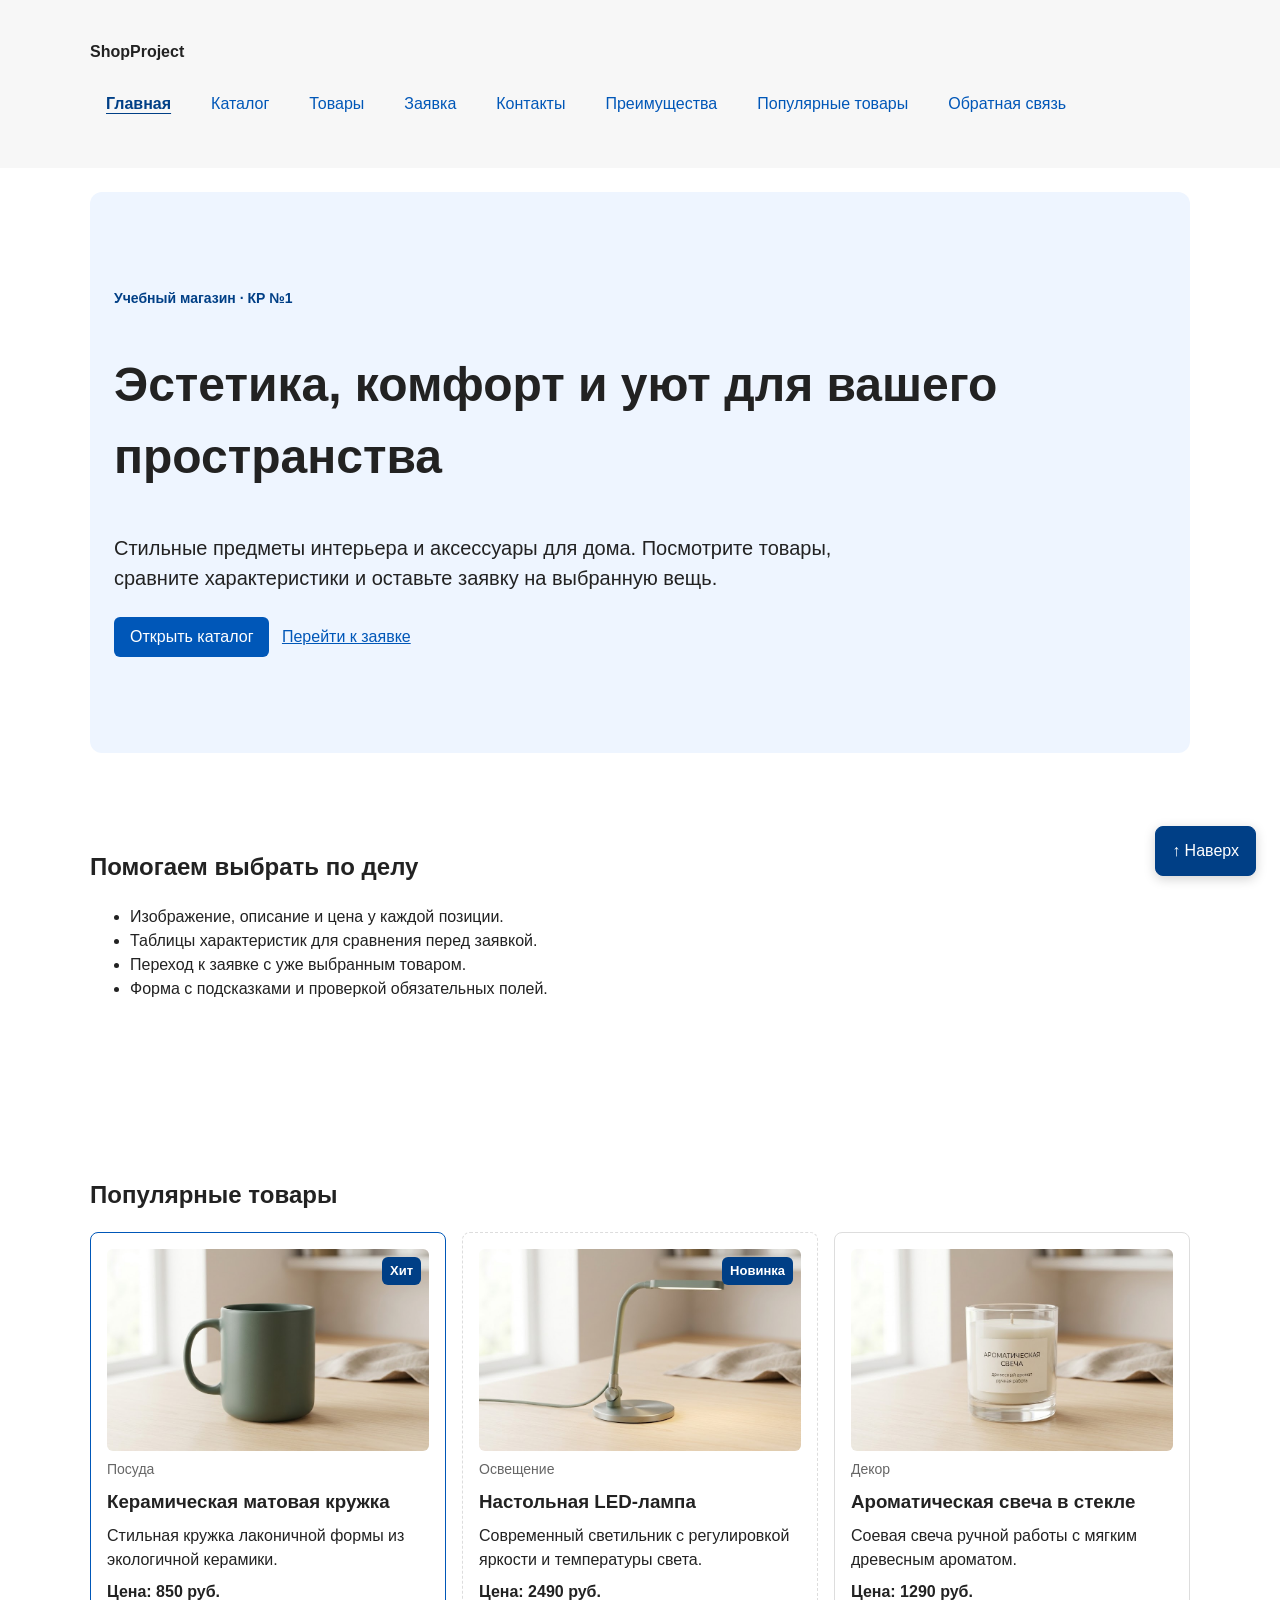
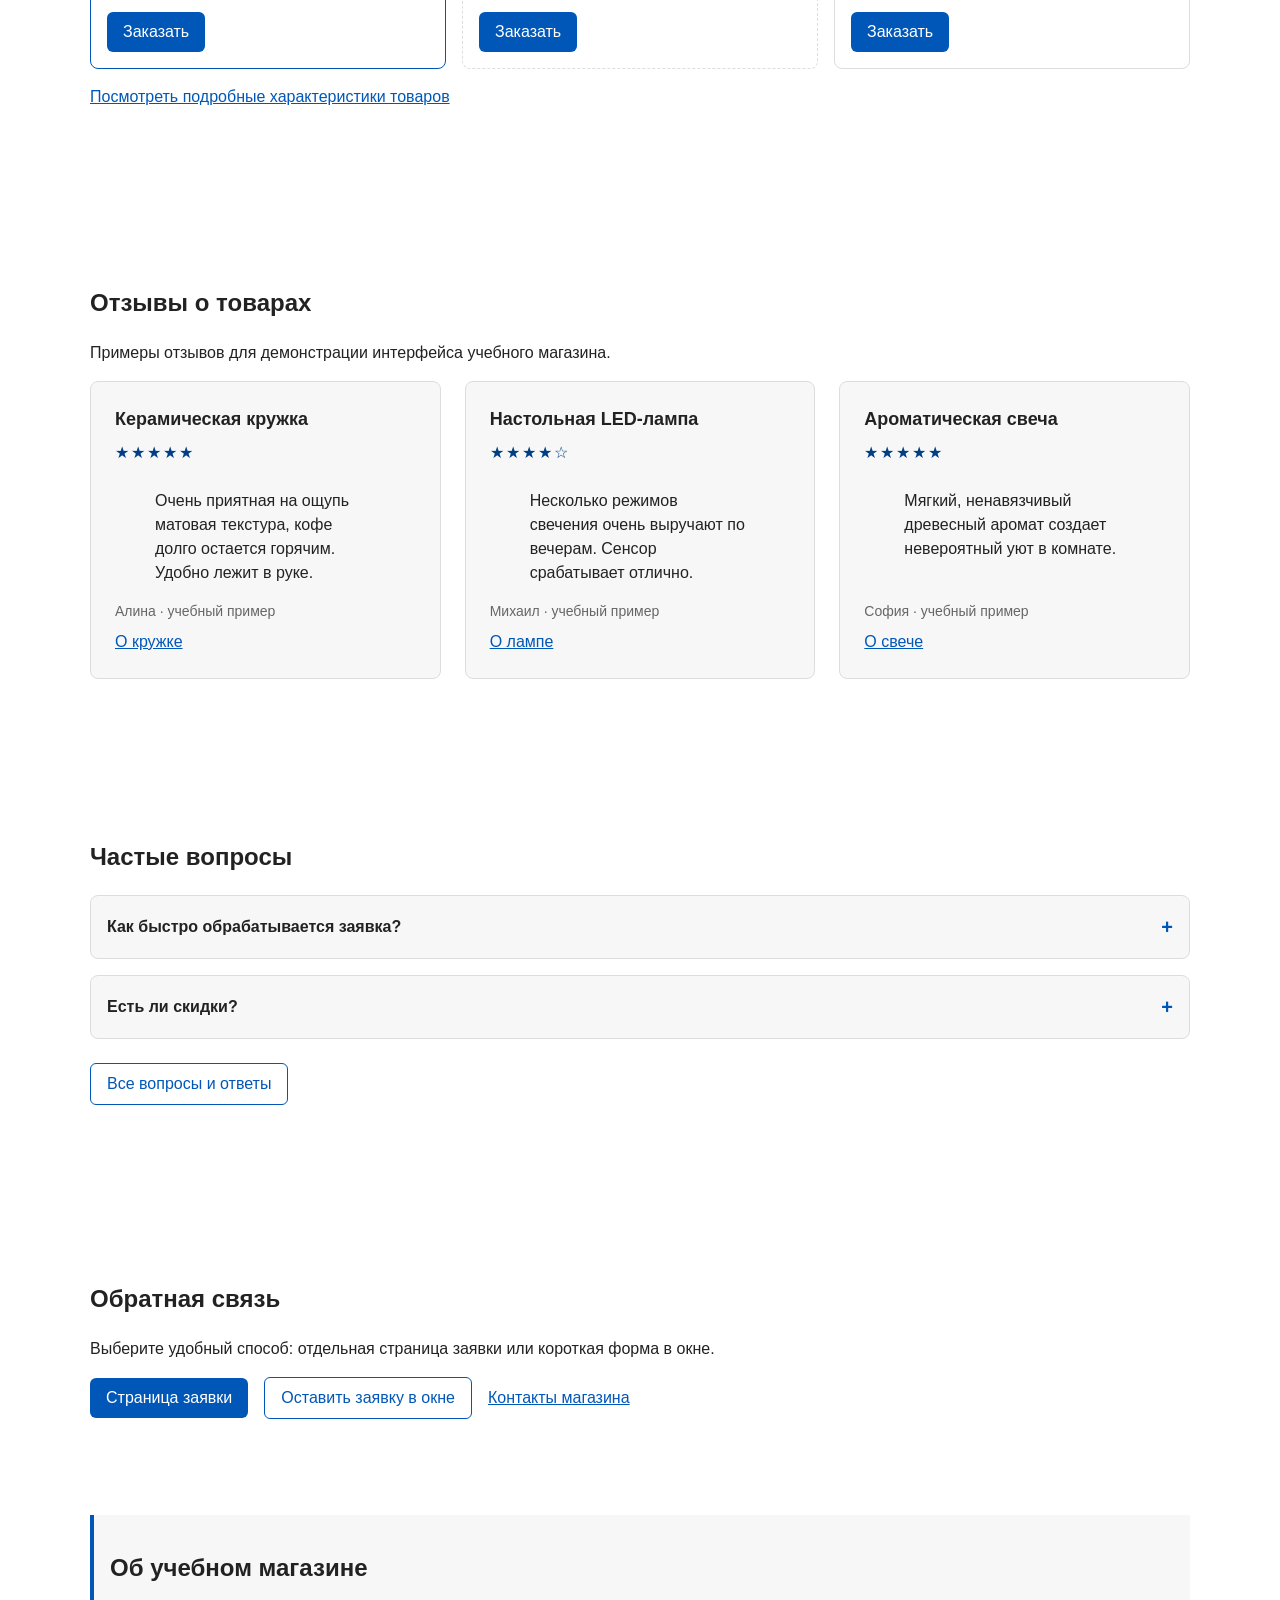
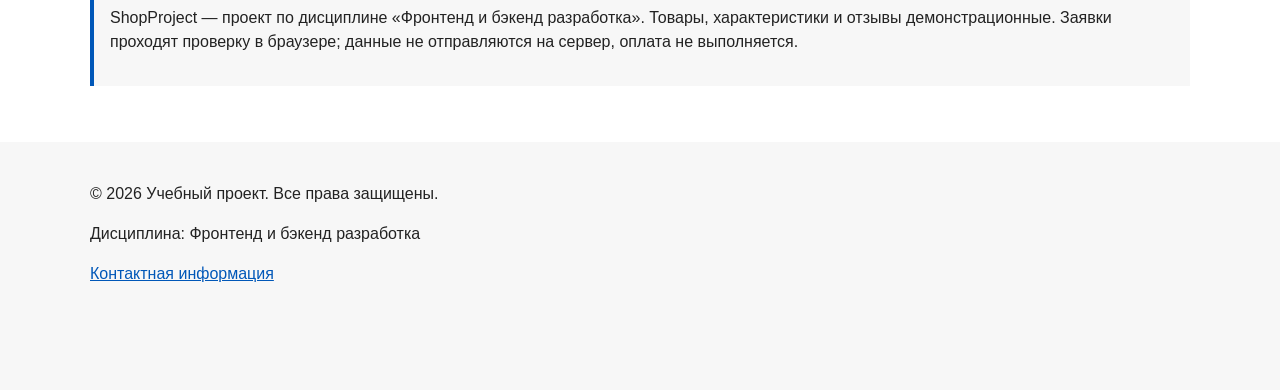
<file: index.html>
<!DOCTYPE html>
<html lang="ru">
<head>
  <meta charset="UTF-8">
  <meta name="viewport" content="width=device-width, initial-scale=1.0">
  <meta name="description" content="ShopProject: кружка, лампа и ароматическая свеча. Характеристики, отзывы и учебная форма заявки.">
  <title>Товары для рабочего места — ShopProject</title>
  <meta property="og:type" content="website">
  <meta property="og:locale" content="ru_RU">
  <meta property="og:site_name" content="ShopProject">
  <meta property="og:title" content="Товары для рабочего места — ShopProject">
  <meta property="og:description" content="ShopProject: кружка, лампа и ароматическая свеча. Характеристики, отзывы и учебная форма заявки.">
  <meta property="og:url" content="https://npeac-h.github.io/kr1-html-css-shop/">
  <meta property="og:image" content="https://npeac-h.github.io/kr1-html-css-shop/images/preview.jpg">
  <meta property="og:image:width" content="1200">
  <meta property="og:image:height" content="630">
  <meta property="og:image:alt" content="ShopProject — учебный интернет-магазин">
  <link rel="stylesheet" href="css/style.css">
  <link rel="stylesheet" href="css/responsive.css">
  <script src="js/main.js" defer></script>
</head>
<body class="page" id="top">
  <a class="skip-link" href="#main-content">К содержимому</a>
  <header class="site-header">
    <div class="site-header__inner">
      <a class="site-header__logo" href="index.html">ShopProject</a>
      <nav class="site-nav" aria-label="Основная навигация">
        <ul class="site-nav__list">
          <li class="site-nav__item"><a class="site-nav__link site-nav__link--active" href="index.html" aria-current="page">Главная</a></li>
          <li class="site-nav__item"><a class="site-nav__link" href="catalog.html">Каталог</a></li>
          <li class="site-nav__item"><a class="site-nav__link" href="product.html">Товары</a></li>
          <li class="site-nav__item"><a class="site-nav__link" href="order.html">Заявка</a></li>
          <li class="site-nav__item"><a class="site-nav__link" href="contacts.html">Контакты</a></li>
          <li class="site-nav__item"><a class="site-nav__link" href="index.html#advantages">Преимущества</a></li>
          <li class="site-nav__item"><a class="site-nav__link" href="index.html#popular">Популярные товары</a></li>
          <li class="site-nav__item"><a class="site-nav__link" href="index.html#contacts">Обратная связь</a></li>
        </ul>
      </nav>
    </div>
  </header>
  <main class="page__main" id="main-content" tabindex="-1">
    <section class="hero">
      <p class="hero__eyebrow">Учебный магазин · КР №1</p>
      <h1 class="hero__title">Эстетика, комфорт и уют для вашего пространства</h1>
      <p class="hero__description">Стильные предметы интерьера и аксессуары для дома. Посмотрите товары,
        сравните характеристики и оставьте заявку на выбранную вещь.</p>
      <a class="button button--primary" href="catalog.html">Открыть каталог</a>
      <a class="hero__link" href="order.html">Перейти к заявке</a>
    </section>

    <section class="section" id="advantages">
      <h2 class="section__title">Помогаем выбрать по делу</h2>
      <ul class="advantages-list">
        <li class="advantages-list__item">Изображение, описание и цена у каждой позиции.</li>
        <li class="advantages-list__item">Таблицы характеристик для сравнения перед заявкой.</li>
        <li class="advantages-list__item">Переход к заявке с уже выбранным товаром.</li>
        <li class="advantages-list__item">Форма с подсказками и проверкой обязательных полей.</li>
      </ul>
    </section>

    <section class="section" id="popular">
      <h2 class="section__title">Популярные товары</h2>
      <div class="products-grid">
        <!-- Товар 1: Кружка -->
        <article class="product-card product-card--featured">
          <span class="product-card__badge">Хит</span>
          <a class="product-card__image-link" href="product.html#mug" aria-label="Подробнее: Керамическая матовая кружка">
            <picture>
              <source srcset="images/mug.webp" type="image/webp">
              <img 
                class="product-card__image" 
                src="images/mug.jpg" 
                srcset="images/mug.jpg 640w" 
                sizes="(max-width: 767px) 100vw, (max-width: 1199px) 50vw, 33vw" 
                alt="Керамическая матовая кружка зеленого цвета" 
                width="640" 
                height="400" 
                loading="lazy" 
                decoding="async"
              >
            </picture>
          </a>
          <p class="product-card__category">Посуда</p>
          <h3 class="product-card__title"><a class="product-card__title-link" href="product.html#mug">Керамическая матовая кружка</a></h3>
          <p class="product-card__description">Стильная кружка лаконичной формы из экологичной керамики.</p>
          <p class="product-card__price">Цена: 850 руб.</p>
          <button class="button button--primary product-card__button" type="button" data-product="Керамическая матовая кружка">Заказать</button>
        </article>

        <!-- Товар 2: Лампа -->
        <article class="product-card product-card--new">
          <span class="product-card__badge">Новинка</span>
          <a class="product-card__image-link" href="product.html#lamp" aria-label="Подробнее: Настольная LED-лампа">
            <picture>
              <source srcset="images/lamp.webp" type="image/webp">
              <img 
                class="product-card__image" 
                src="images/lamp.jpg" 
                srcset="images/lamp.jpg 640w" 
                sizes="(max-width: 767px) 100vw, (max-width: 1199px) 50vw, 33vw" 
                alt="Современная настольная LED-лампа" 
                width="640" 
                height="400" 
                loading="lazy" 
                decoding="async"
              >
            </picture>
          </a>
          <p class="product-card__category">Освещение</p>
          <h3 class="product-card__title"><a class="product-card__title-link" href="product.html#lamp">Настольная LED-лампа</a></h3>
          <p class="product-card__description">Современный светильник с регулировкой яркости и температуры света.</p>
          <p class="product-card__price">Цена: 2490 руб.</p>
          <button class="button button--primary product-card__button" type="button" data-product="Настольная LED-лампа">Заказать</button>
        </article>

        <!-- Товар 3: Свеча -->
        <article class="product-card">
          <a class="product-card__image-link" href="product.html#candle" aria-label="Подробнее: Ароматическая свеча в стекле">
            <picture>
              <source srcset="images/candle.webp" type="image/webp">
              <img 
                class="product-card__image" 
                src="images/candle.jpg" 
                srcset="images/candle.jpg 640w" 
                sizes="(max-width: 767px) 100vw, (max-width: 1199px) 50vw, 33vw" 
                alt="Ароматическая соевая свеча в стеклянном стакане" 
                width="640" 
                height="400" 
                loading="lazy" 
                decoding="async"
              >
            </picture>
          </a>
          <p class="product-card__category">Декор</p>
          <h3 class="product-card__title"><a class="product-card__title-link" href="product.html#candle">Ароматическая свеча в стекле</a></h3>
          <p class="product-card__description">Соевая свеча ручной работы с мягким древесным ароматом.</p>
          <p class="product-card__price">Цена: 1290 руб.</p>
          <button class="button button--primary product-card__button" type="button" data-product="Ароматическая свеча в стекле">Заказать</button>
        </article>
      </div>
      <p><a href="product.html">Посмотреть подробные характеристики товаров</a></p>
    </section>

    <section class="section" id="reviews" aria-labelledby="reviews-title">
      <h2 class="section__title" id="reviews-title">Отзывы о товарах</h2>
      <p class="section__description">Примеры отзывов для демонстрации интерфейса учебного магазина.</p>
      <div class="reviews-grid">
        <article class="review-card">
          <h3 class="review-card__title">Керамическая кружка</h3>
          <p class="review-card__rating" aria-label="Оценка 5 из 5">★★★★★</p>
          <blockquote>Очень приятная на ощупь матовая текстура, кофе долго остается горячим. Удобно лежит в руке.</blockquote>
          <p class="review-card__author">Алина · учебный пример</p>
          <a class="review-card__link" href="product.html#mug">О кружке</a>
        </article>
        <article class="review-card">
          <h3 class="review-card__title">Настольная LED-лампа</h3>
          <p class="review-card__rating" aria-label="Оценка 4 из 5">★★★★☆</p>
          <blockquote>Несколько режимов свечения очень выручают по вечерам. Сенсор срабатывает отлично.</blockquote>
          <p class="review-card__author">Михаил · учебный пример</p>
          <a class="review-card__link" href="product.html#lamp">О лампе</a>
        </article>
        <article class="review-card">
          <h3 class="review-card__title">Ароматическая свеча</h3>
          <p class="review-card__rating" aria-label="Оценка 5 из 5">★★★★★</p>
          <blockquote>Мягкий, ненавязчивый древесный аромат создает невероятный уют в комнате.</blockquote>
          <p class="review-card__author">София · учебный пример</p>
          <a class="review-card__link" href="product.html#candle">О свече</a>
        </article>
      </div>
    </section>
     
    <section class="section" id="faq-preview">
      <h2 class="section__title">Частые вопросы</h2>
      <div class="faq-list">
        <details class="faq-item">
          <summary class="faq-item__question">Как быстро обрабатывается заявка?</summary>
          <p class="faq-item__answer">В учебном проекте заявки не отправляются на сервер, но форма проверяет корректность ввода в реальном времени.</p>
        </details>
        <details class="faq-item">
          <summary class="faq-item__question">Есть ли скидки?</summary>
          <p class="faq-item__answer">Следите за бейджами «Хит» и «Новинка» в каталоге. В будущем планируется добавить систему скидок.</p>
        </details>
      </div>
      <p><a href="faq.html" class="button button--secondary">Все вопросы и ответы</a></p>
    </section>

    <section class="section" id="contacts">
      <h2 class="section__title">Обратная связь</h2>
      <p>Выберите удобный способ: отдельная страница заявки или короткая форма в окне.</p>
      <div class="action-list">
        <a class="button button--primary" href="order.html">Страница заявки</a>
        <button class="button button--secondary" type="button" data-open-order>Оставить заявку в окне</button>
        <a href="contacts.html">Контакты магазина</a>
      </div>
      <p class="success-message" id="success-message" role="status" tabindex="-1" hidden></p>
    </section>

    <aside class="aside-info">
      <h2 class="aside-info__title">Об учебном магазине</h2>
      <p>ShopProject — проект по дисциплине «Фронтенд и бэкенд разработка».
        Товары, характеристики и отзывы демонстрационные. Заявки проходят проверку в браузере;
        данные не отправляются на сервер, оплата не выполняется.</p>
    </aside>
  </main>
  <footer class="site-footer">
    <div class="site-footer__inner">
      <p>&copy; 2026 Учебный проект. Все права защищены.</p>
      <p>Дисциплина: Фронтенд и бэкенд разработка</p>
      <p><a href="contacts.html">Контактная информация</a></p>
    </div>
  </footer>
  <a class="back-to-top" href="#top" aria-label="Наверх страницы">↑ Наверх</a>
<dialog class="order-dialog" id="order-dialog" aria-labelledby="order-dialog-title">
  <h2 class="order-dialog__title" id="order-dialog-title" tabindex="-1" autofocus>Оформление заявки</h2>

  <p class="order-dialog__product" id="selected-product-label" hidden></p>
  <form class="order-form" id="order-form" action="#" method="post" novalidate>
    <input id="selected-product" name="selected-product" type="hidden">

    <div class="order-form__field">
      <label class="order-form__label" for="order-name">Имя</label>
      <input class="order-form__input"
        id="order-name"
        name="name"
        type="text"
        placeholder="Введите ваше имя"
        minlength="2"
        autocomplete="given-name"
        required
      >
    </div>

    <div class="order-form__field">
      <label class="order-form__label" for="order-email">E-mail</label>
      <input class="order-form__input"
        id="order-email"
        name="email"
        type="email"
        placeholder="example@mail.ru"
        autocomplete="email"
        required
      >
    </div>

    <div class="order-form__field">
      <label class="order-form__label" for="order-phone">Телефон</label>
      <input class="order-form__input"
        id="order-phone"
        aria-describedby="order-phone-hint"
        name="phone"
        autocomplete="tel"
        type="tel"
        inputmode="tel"
        placeholder="+7 (900) 000-00-00"
        pattern="^\+7 \(\d{3}\) \d{3}-\d{2}-\d{2}$"
        required
      >
      <small class="order-form__hint" id="order-phone-hint">Формат: +7 (900) 000-00-00</small>
    </div>

    <div class="order-form__field">
      <label class="order-form__label" for="order-date">Дата связи</label>
      <input class="order-form__input"
        id="order-date"
        name="date"
        type="date"
      >
    </div>

    <div class="order-form__field">
      <label class="order-form__label" for="order-topic">Тема заявки</label>
      <select class="order-form__select" id="order-topic" name="topic" required>
        <option value="">Выберите тему</option>
        <option value="product">Заказ товара</option>
        <option value="consultation">Консультация</option>
        <option value="delivery">Доставка</option>
      </select>
    </div>

    <div class="order-form__field">
      <label class="order-form__label" for="order-comment">Комментарий</label>
      <textarea class="order-form__textarea"
        id="order-comment"
        name="comment"
        rows="4"
        placeholder="Укажите дополнительную информацию"
      ></textarea>
    </div>

    <div class="order-form__field">
      <label class="order-form__label" for="order-agreement">
        <input class="order-form__input order-form__input--checkbox"
          id="order-agreement"
          name="agreement"
          type="checkbox"
          required
        >
        Я согласен на обработку данных
      </label>
    </div>

    <div class="order-form__actions">
      <button class="button button--secondary" type="button" id="close-order-dialog">Закрыть</button>
      <button class="button button--primary" type="submit">Отправить заявку</button>
    </div>
  </form>
</dialog>
</body>
</html>
</file>
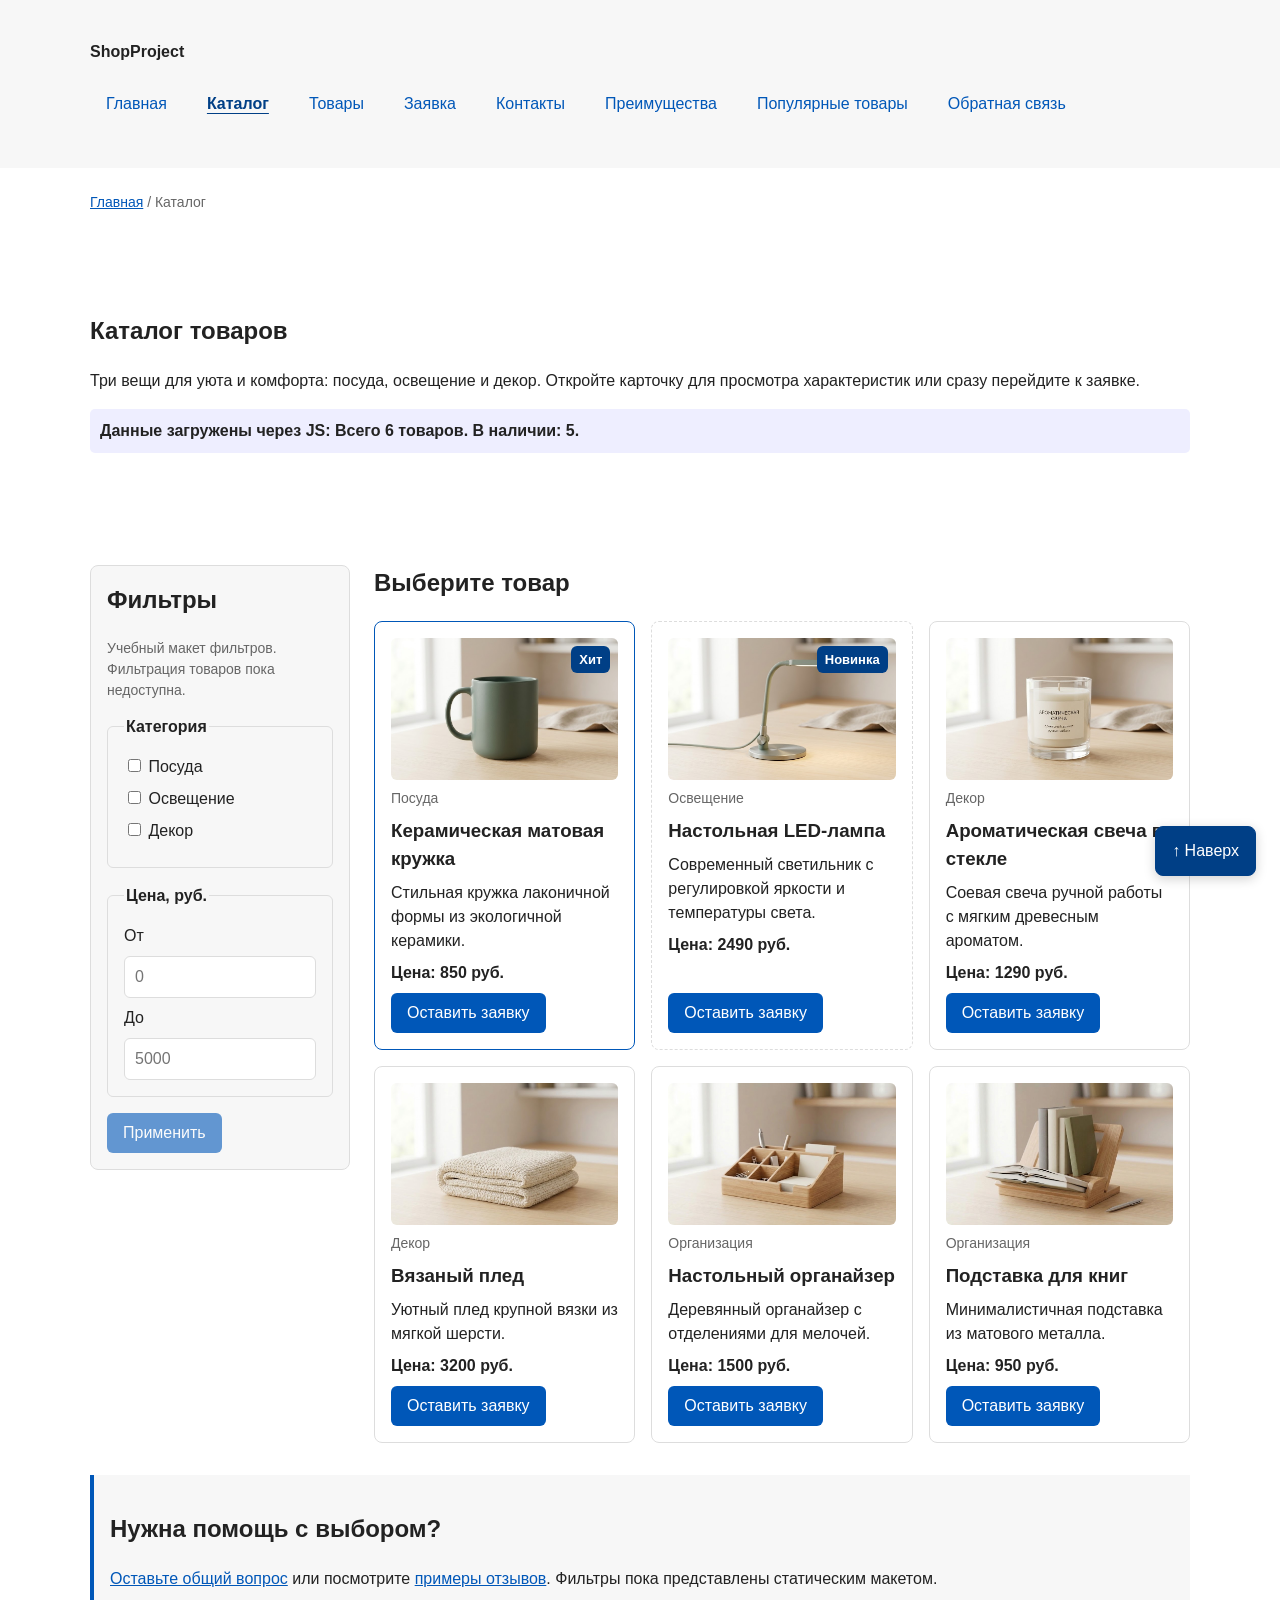
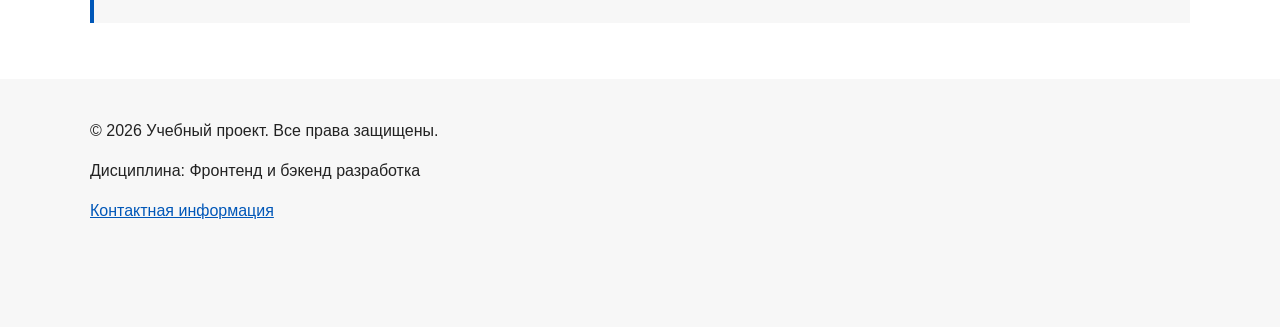
<file: catalog.html>
<!DOCTYPE html>
<html lang="ru">
<head>
  <meta charset="UTF-8">
  <meta name="viewport" content="width=device-width, initial-scale=1.0">
  <meta name="description" content="Кружка, лампа и ароматическая свеча: цены, категории, изображения и ссылки на подробные характеристики.">
  <title>Каталог товаров — ShopProject</title>
  <meta property="og:type" content="website">
  <meta property="og:locale" content="ru_RU">
  <meta property="og:site_name" content="ShopProject">
  <meta property="og:title" content="Каталог товаров — ShopProject">
  <meta property="og:description" content="Кружка, лампа и ароматическая свеча: цены, категории, изображения и ссылки на подробные характеристики.">
  <meta property="og:url" content="https://npeac-h.github.io/kr1-html-css-shop/catalog.html">
  <meta property="og:image" content="https://npeac-h.github.io/kr1-html-css-shop/images/preview.jpg">
  <meta property="og:image:width" content="1200">
  <meta property="og:image:height" content="630">
  <meta property="og:image:alt" content="ShopProject — учебный интернет-магазин">
  <link rel="stylesheet" href="css/style.css">
  <link rel="stylesheet" href="css/responsive.css">
  <script src="js/data.js" defer></script>
  <script src="js/main.js" defer></script>
</head>
<body class="page" id="top">
  <a class="skip-link" href="#main-content">К содержимому</a>
  <header class="site-header">
    <div class="site-header__inner">
      <a class="site-header__logo" href="index.html">ShopProject</a>
      <nav class="site-nav" aria-label="Основная навигация">
        <ul class="site-nav__list">
          <li class="site-nav__item"><a class="site-nav__link" href="index.html">Главная</a></li>
          <li class="site-nav__item"><a class="site-nav__link site-nav__link--active" href="catalog.html" aria-current="page">Каталог</a></li>
          <li class="site-nav__item"><a class="site-nav__link" href="product.html">Товары</a></li>
          <li class="site-nav__item"><a class="site-nav__link" href="order.html">Заявка</a></li>
          <li class="site-nav__item"><a class="site-nav__link" href="contacts.html">Контакты</a></li>
          <li class="site-nav__item"><a class="site-nav__link" href="index.html#advantages">Преимущества</a></li>
          <li class="site-nav__item"><a class="site-nav__link" href="index.html#popular">Популярные товары</a></li>
          <li class="site-nav__item"><a class="site-nav__link" href="index.html#contacts">Обратная связь</a></li>
        </ul>
      </nav>
    </div>
  </header>
  <main class="page__main" id="main-content" tabindex="-1">
    <nav class="breadcrumbs" aria-label="Хлебные крошки">
      <a class="breadcrumbs__link" href="index.html">Главная</a>
      <span class="breadcrumbs__current" aria-current="page">Каталог</span>
    </nav>
    <section class="section">
      <h1 class="section__heading">Каталог товаров</h1>
      <p>Три вещи для уюта и комфорта: посуда, освещение и декор.
        Откройте карточку для просмотра характеристик или сразу перейдите к заявке.</p>
      <p id="js-catalog-output" style="font-weight: bold; background-color: #eef; padding: 10px; border-radius: 5px; margin-top: 15px;"></p>
    </section>
    <div class="catalog-layout">
      <aside class="catalog-filters" aria-labelledby="filters-title">
        <h2 class="catalog-filters__title" id="filters-title">Фильтры</h2>
        <p id="filters-note" class="catalog-filters__note">
          Учебный макет фильтров. Фильтрация товаров пока недоступна.
        </p>
        <form class="catalog-filters__form" action="catalog.html" method="get" aria-describedby="filters-note">
          <fieldset class="catalog-filters__group">
            <legend class="catalog-filters__legend">Категория</legend>
            <label class="catalog-filters__label">
              <input class="catalog-filters__checkbox" type="checkbox" name="category" value="tableware">
              Посуда
            </label>
            <label class="catalog-filters__label">
              <input class="catalog-filters__checkbox" type="checkbox" name="category" value="lighting">
              Освещение
            </label>
            <label class="catalog-filters__label">
              <input class="catalog-filters__checkbox" type="checkbox" name="category" value="decor">
              Декор
            </label>
          </fieldset>

          <fieldset class="catalog-filters__group">
            <legend class="catalog-filters__legend">Цена, руб.</legend>
            <label class="catalog-filters__label" for="price-from">От</label>
            <input class="catalog-filters__input" id="price-from" name="price-from" type="number" min="0" placeholder="0">
            <label class="catalog-filters__label catalog-filters__label--range-end" for="price-to">До</label>
            <input class="catalog-filters__input" id="price-to" name="price-to" type="number" min="0" placeholder="5000">
          </fieldset>

          <button class="button button--primary catalog-filters__button" type="submit" disabled>Применить</button>
        </form>
      </aside>
      <section class="catalog-products" aria-labelledby="products-title">
        <h2 class="catalog-products__title" id="products-title">Выберите товар</h2>
        <div class="products-grid">
          <!-- Товар 1: Кружка -->
          <article class="product-card product-card--featured">
            <span class="product-card__badge">Хит</span>
            <a class="product-card__image-link" href="product.html#mug" aria-label="Подробнее: Керамическая матовая кружка">
              <picture>
                <source srcset="images/mug.webp" type="image/webp">
                <img 
                  class="product-card__image" 
                  src="images/mug.jpg" 
                  srcset="images/mug.jpg 640w" 
                  sizes="(max-width: 767px) 100vw, (max-width: 1199px) 50vw, 33vw" 
                  alt="Керамическая матовая кружка зеленого цвета" 
                  width="640" 
                  height="400" 
                  loading="lazy" 
                  decoding="async"
                  >
              </picture>
            </a>
            <p class="product-card__category">Посуда</p>
            <h3 class="product-card__title"><a class="product-card__title-link" href="product.html#mug">Керамическая матовая кружка</a></h3>
            <p class="product-card__description">Стильная кружка лаконичной формы из экологичной керамики.</p>
            <p class="product-card__price">Цена: 850 руб.</p>
            <a class="button button--primary product-card__button" href="order.html?product=mug">Оставить заявку</a>
          </article>

          <!-- Товар 2: Лампа -->
          <article class="product-card product-card--new">
            <span class="product-card__badge">Новинка</span>
            <a class="product-card__image-link" href="product.html#lamp" aria-label="Подробнее: Настольная LED-лампа">
              <picture>
                <source srcset="images/lamp.webp" type="image/webp">
                <img 
                  class="product-card__image" 
                  src="images/lamp.jpg" 
                  srcset="images/lamp.jpg 640w" 
                  sizes="(max-width: 767px) 100vw, (max-width: 1199px) 50vw, 33vw" 
                  alt="Современная настольная LED-лампа" 
                  width="640" 
                  height="400" 
                  loading="lazy" 
                  decoding="async"
                >
              </picture>
            </a>
            <p class="product-card__category">Освещение</p>
            <h3 class="product-card__title"><a class="product-card__title-link" href="product.html#lamp">Настольная LED-лампа</a></h3>
            <p class="product-card__description">Современный светильник с регулировкой яркости и температуры света.</p>
            <p class="product-card__price">Цена: 2490 руб.</p>
            <a class="button button--primary product-card__button" href="order.html?product=lamp">Оставить заявку</a>
          </article>

          <!-- Товар 3: Свеча -->
          <article class="product-card">
            <a class="product-card__image-link" href="product.html#candle" aria-label="Подробнее: Ароматическая свеча в стекле">
              <picture>
                <source srcset="images/candle.webp" type="image/webp">
                <img 
                  class="product-card__image" 
                  src="images/candle.jpg" 
                  srcset="images/candle.jpg 640w" 
                  sizes="(max-width: 767px) 100vw, (max-width: 1199px) 50vw, 33vw" 
                  alt="Ароматическая соевая свеча в стеклянном стакане" 
                  width="640" 
                  height="400" 
                  loading="lazy" 
                  decoding="async"
                >
              </picture>
            </a>
            <p class="product-card__category">Декор</p>
            <h3 class="product-card__title"><a class="product-card__title-link" href="product.html#candle">Ароматическая свеча в стекле</a></h3>
            <p class="product-card__description">Соевая свеча ручной работы с мягким древесным ароматом.</p>
            <p class="product-card__price">Цена: 1290 руб.</p>
            <a class="button button--primary product-card__button" href="order.html?product=candle">Оставить заявку</a>
          </article>
                    <!-- Товар 4: Плед -->
          <article class="product-card">
            <a class="product-card__image-link" href="product.html#blanket" aria-label="Подробнее: Вязаный плед">
              <picture>
                <source srcset="images/blanket.webp" type="image/webp">
                <img 
                  class="product-card__image" 
                  src="images/blanket.jpg" 
                  srcset="images/blanket.jpg 640w" 
                  sizes="(max-width: 767px) 100vw, (max-width: 1199px) 50vw, 33vw" 
                  alt="Мягкий вязаный плед" 
                  width="640" 
                  height="400" 
                  loading="lazy" 
                  decoding="async"
                >
              </picture>
            </a>
            <p class="product-card__category">Декор</p>
            <h3 class="product-card__title"><a class="product-card__title-link" href="product.html#blanket">Вязаный плед</a></h3>
            <p class="product-card__description">Уютный плед крупной вязки из мягкой шерсти.</p>
            <p class="product-card__price">Цена: 3200 руб.</p>
            <a class="button button--primary product-card__button" href="order.html?product=blanket">Оставить заявку</a>
          </article>

          <!-- Товар 5: Органайзер -->
          <article class="product-card">
            <a class="product-card__image-link" href="product.html#organizer" aria-label="Подробнее: Настольный органайзер">
              <picture>
                <source srcset="images/organizer.webp" type="image/webp">
                <img 
                  class="product-card__image" 
                  src="images/organizer.jpg" 
                  srcset="images/organizer.jpg 640w" 
                  sizes="(max-width: 767px) 100vw, (max-width: 1199px) 50vw, 33vw" 
                  alt="Деревянный органайзер для стола" 
                  width="640" 
                  height="400" 
                  loading="lazy" 
                  decoding="async"
                >
              </picture>
            </a>
            <p class="product-card__category">Организация</p>
            <h3 class="product-card__title"><a class="product-card__title-link" href="product.html#organizer">Настольный органайзер</a></h3>
            <p class="product-card__description">Деревянный органайзер с отделениями для мелочей.</p>
            <p class="product-card__price">Цена: 1500 руб.</p>
            <a class="button button--primary product-card__button" href="order.html?product=organizer">Оставить заявку</a>
          </article>

          <!-- Товар 6: Подставка -->
          <article class="product-card">
            <a class="product-card__image-link" href="product.html#stand" aria-label="Подробнее: Подставка для книг">
              <picture>
                <source srcset="images/stand.webp" type="image/webp">
                <img 
                  class="product-card__image" 
                  src="images/stand.jpg" 
                  srcset="images/stand.jpg 640w" 
                  sizes="(max-width: 767px) 100vw, (max-width: 1199px) 50vw, 33vw" 
                  alt="Металлическая подставка для книг" 
                  width="640" 
                  height="400" 
                  loading="lazy" 
                  decoding="async"
                >
              </picture>
            </a>
            <p class="product-card__category">Организация</p>
            <h3 class="product-card__title"><a class="product-card__title-link" href="product.html#stand">Подставка для книг</a></h3>
            <p class="product-card__description">Минималистичная подставка из матового металла.</p>
            <p class="product-card__price">Цена: 950 руб.</p>
            <a class="button button--primary product-card__button" href="order.html?product=stand">Оставить заявку</a>
          </article>
        </div>
      </section>
    </div>
    </div>
    <aside class="aside-info">
      <h2 class="aside-info__title">Нужна помощь с выбором?</h2>
      <p><a href="order.html">Оставьте общий вопрос</a> или посмотрите
        <a href="index.html#reviews">примеры отзывов</a>. Фильтры пока представлены статическим макетом.</p>
    </aside>
  </main>
  <footer class="site-footer">
    <div class="site-footer__inner">
      <p>&copy; 2026 Учебный проект. Все права защищены.</p>
      <p>Дисциплина: Фронтенд и бэкенд разработка</p>
      <p><a href="contacts.html">Контактная информация</a></p>
    </div>
  </footer>
  <a class="back-to-top" href="#top" aria-label="Наверх страницы">↑ Наверх</a>

</body>
</html>
</file>
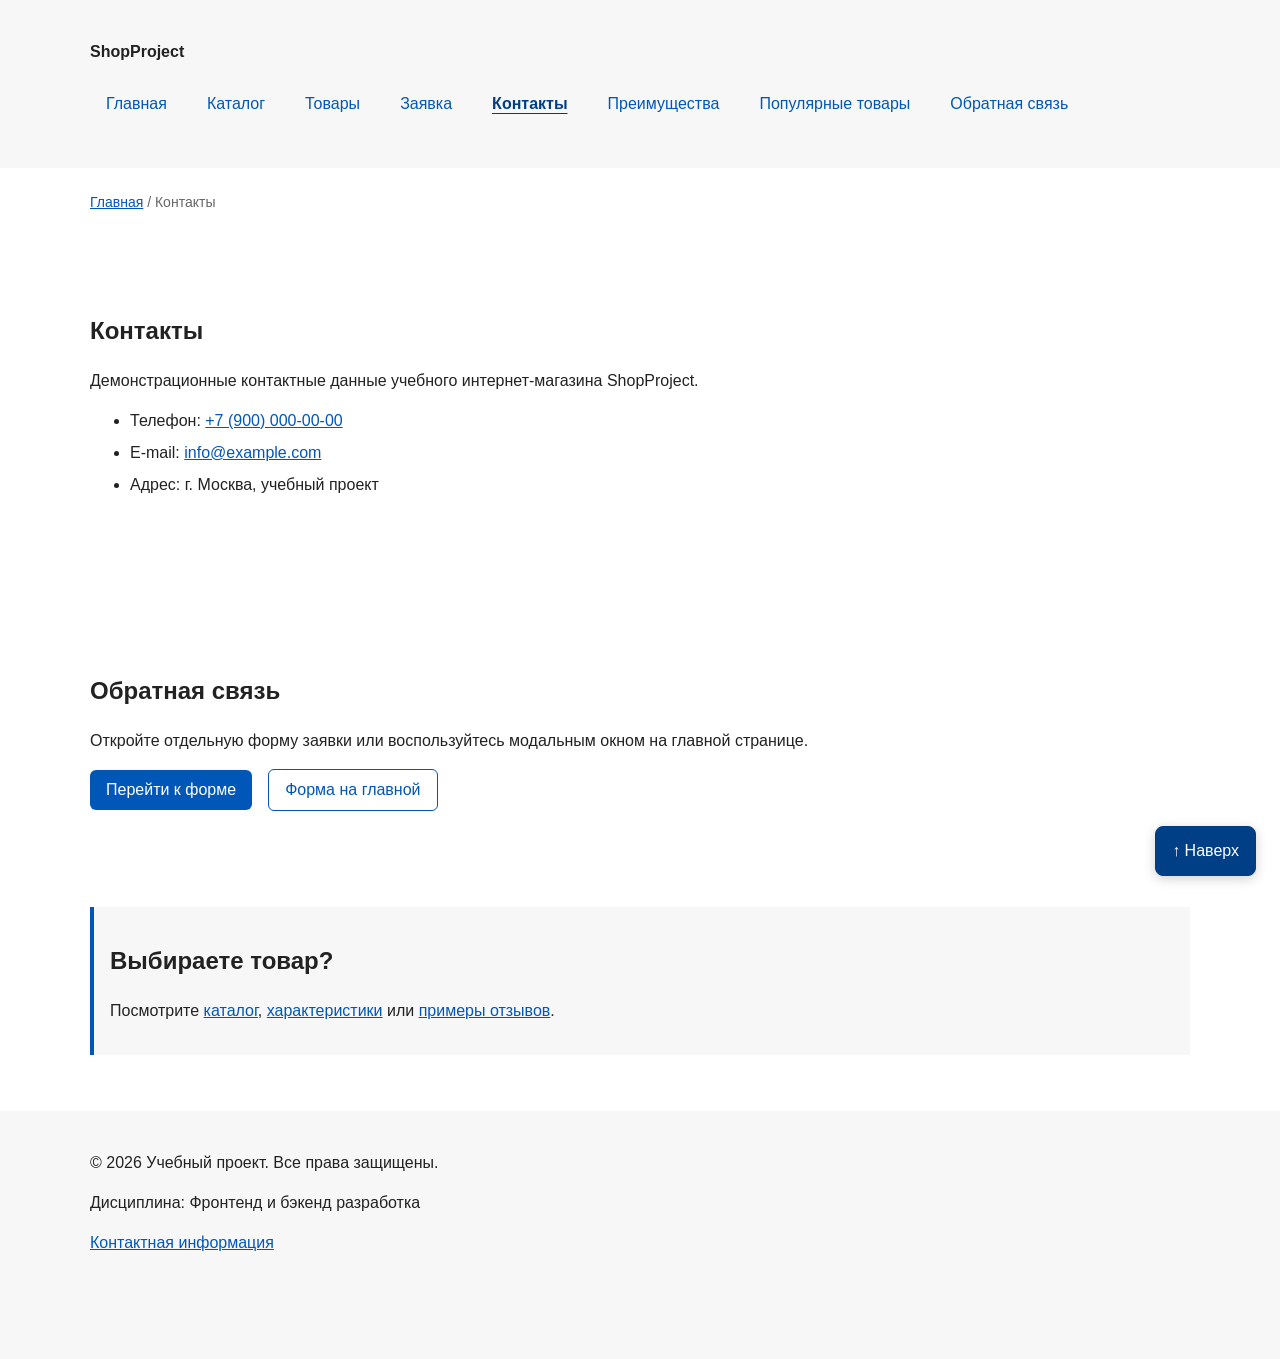
<file: contacts.html>
<!DOCTYPE html>
<html lang="ru">
<head>
  <meta charset="UTF-8">
  <meta name="viewport" content="width=device-width, initial-scale=1.0">
  <meta name="description" content="Контакты учебного магазина ShopProject: телефон, e-mail и ссылки на формы обращения.">
  <title>Контакты — ShopProject</title>
  <meta property="og:type" content="website">
  <meta property="og:locale" content="ru_RU">
  <meta property="og:site_name" content="ShopProject">
  <meta property="og:title" content="Контакты — ShopProject">
  <meta property="og:description" content="Контакты учебного магазина ShopProject: телефон, e-mail и ссылки на формы обращения.">
  <meta property="og:url" content="https://npeac-h.github.io/kr1-html-css-shop/contacts.html">
  <meta property="og:image" content="https://npeac-h.github.io/kr1-html-css-shop/images/preview.jpg">
  <meta property="og:image:width" content="1200">
  <meta property="og:image:height" content="630">
  <meta property="og:image:alt" content="ShopProject — учебный интернет-магазин">
  <link rel="stylesheet" href="css/style.css">
  <link rel="stylesheet" href="css/responsive.css">
</head>
<body class="page" id="top">
  <a class="skip-link" href="#main-content">К содержимому</a>
  <header class="site-header">
    <div class="site-header__inner">
      <a class="site-header__logo" href="index.html">ShopProject</a>
      <nav class="site-nav" aria-label="Основная навигация">
        <ul class="site-nav__list">
          <li class="site-nav__item"><a class="site-nav__link" href="index.html">Главная</a></li>
          <li class="site-nav__item"><a class="site-nav__link" href="catalog.html">Каталог</a></li>
          <li class="site-nav__item"><a class="site-nav__link" href="product.html">Товары</a></li>
          <li class="site-nav__item"><a class="site-nav__link" href="order.html">Заявка</a></li>
          <li class="site-nav__item"><a class="site-nav__link site-nav__link--active" href="contacts.html" aria-current="page">Контакты</a></li>
          <li class="site-nav__item"><a class="site-nav__link" href="index.html#advantages">Преимущества</a></li>
          <li class="site-nav__item"><a class="site-nav__link" href="index.html#popular">Популярные товары</a></li>
          <li class="site-nav__item"><a class="site-nav__link" href="index.html#contacts">Обратная связь</a></li>
        </ul>
      </nav>
    </div>
  </header>
  <main class="page__main" id="main-content" tabindex="-1">
    <nav class="breadcrumbs" aria-label="Хлебные крошки">
      <a class="breadcrumbs__link" href="index.html">Главная</a>
      <span class="breadcrumbs__current" aria-current="page">Контакты</span>
    </nav>
    <section class="section">
      <h1 class="section__heading">Контакты</h1>
      <p>Демонстрационные контактные данные учебного интернет-магазина ShopProject.</p>
      <address class="contact-details">
        <ul class="contact-details__list">
          <li class="contact-details__item">Телефон: <a href="tel:+79000000000">+7 (900) 000-00-00</a></li>
          <li class="contact-details__item">E-mail: <a href="mailto:info@example.com">info@example.com</a></li>
          <li class="contact-details__item">Адрес: г. Москва, учебный проект</li>
        </ul>
      </address>
    </section>
    <section class="section" id="feedback">
      <h2 class="section__title">Обратная связь</h2>
      <p>Откройте отдельную форму заявки или воспользуйтесь модальным окном на главной странице.</p>
      <div class="action-list">
        <a class="button button--primary" href="order.html">Перейти к форме</a>
        <a class="button button--secondary" href="index.html#contacts">Форма на главной</a>
      </div>
    </section>
    <aside class="aside-info">
      <h2 class="aside-info__title">Выбираете товар?</h2>
      <p>Посмотрите <a href="catalog.html">каталог</a>,
        <a href="product.html">характеристики</a> или
        <a href="index.html#reviews">примеры отзывов</a>.</p>
    </aside>
  </main>
  <footer class="site-footer">
    <div class="site-footer__inner">
      <p>&copy; 2026 Учебный проект. Все права защищены.</p>
      <p>Дисциплина: Фронтенд и бэкенд разработка</p>
      <p><a href="contacts.html">Контактная информация</a></p>
    </div>
  </footer>
  <a class="back-to-top" href="#top" aria-label="Наверх страницы">↑ Наверх</a>

</body>
</html>
</file>
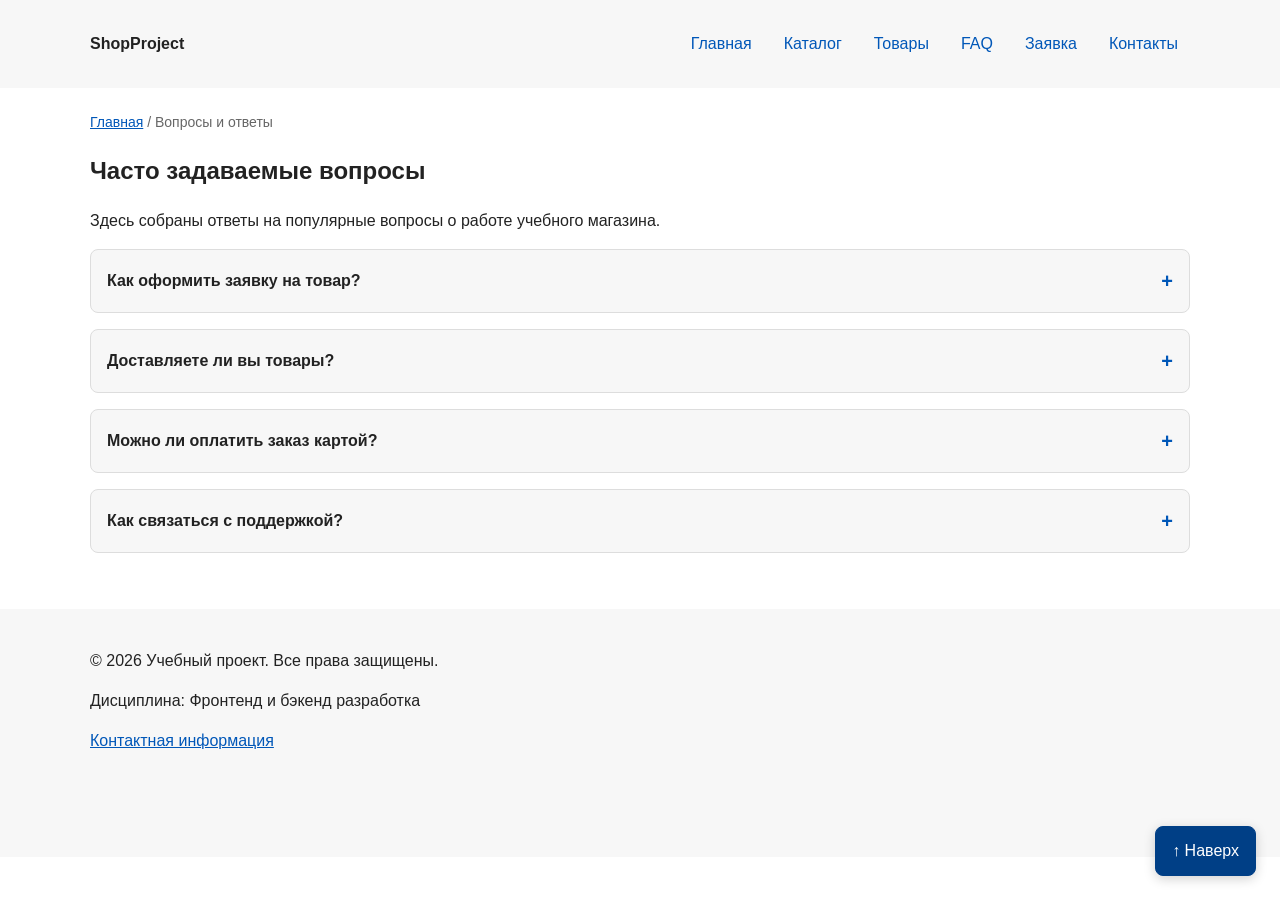
<file: faq.html>
<!DOCTYPE html>
<html lang="ru">
<head>
  <meta charset="UTF-8">
  <meta name="viewport" content="width=device-width, initial-scale=1.0">
  <meta name="description" content="Часто задаваемые вопросы о товарах и заявках в учебном магазине ShopProject.">
  <title>Вопросы и ответы — ShopProject</title>
  <link rel="stylesheet" href="css/style.css">
</head>
<body class="page" id="top">
  <a class="skip-link" href="#main-content">К содержимому</a>
  <header class="site-header">
    <div class="site-header__inner">
      <a class="site-header__logo" href="index.html">ShopProject</a>
      <nav class="site-nav" aria-label="Основная навигация">
        <ul class="site-nav__list">
          <li class="site-nav__item"><a class="site-nav__link" href="index.html">Главная</a></li>
          <li class="site-nav__item"><a class="site-nav__link" href="catalog.html">Каталог</a></li>
          <li class="site-nav__item"><a class="site-nav__link" href="product.html">Товары</a></li>
          <li class="site-nav__item"><a class="site-nav__link" href="faq.html" aria-current="page">FAQ</a></li>
          <li class="site-nav__item"><a class="site-nav__link" href="order.html">Заявка</a></li>
          <li class="site-nav__item"><a class="site-nav__link" href="contacts.html">Контакты</a></li>
        </ul>
      </nav>
    </div>
  </header>
  <main class="page__main" id="main-content" tabindex="-1">
    <nav class="breadcrumbs" aria-label="Хлебные крошки">
      <a class="breadcrumbs__link" href="index.html">Главная</a>
      <span class="breadcrumbs__current" aria-current="page">Вопросы и ответы</span>
    </nav>
    <section class="section">
      <h1 class="section__heading">Часто задаваемые вопросы</h1>
      <p>Здесь собраны ответы на популярные вопросы о работе учебного магазина.</p>
      
      <div class="faq-list">
        <details class="faq-item">
          <summary class="faq-item__question">Как оформить заявку на товар?</summary>
          <p class="faq-item__answer">Вы можете нажать кнопку «Оставить заявку» на карточке товара или перейти в раздел «Заявка» и заполнить форму вручную.</p>
        </details>
        <details class="faq-item">
          <summary class="faq-item__question">Доставляете ли вы товары?</summary>
          <p class="faq-item__answer">Это учебный проект. Реальная доставка не осуществляется, однако в форме можно выбрать тему «Доставка» для демонстрации.</p>
        </details>
        <details class="faq-item">
          <summary class="faq-item__question">Можно ли оплатить заказ картой?</summary>
          <p class="faq-item__answer">Нет, сайт создан для учебных целей. Платёжные системы не подключены.</p>
        </details>
        <details class="faq-item">
          <summary class="faq-item__question">Как связаться с поддержкой?</summary>
          <p class="faq-item__answer">Вы можете использовать контактный телефон или email, указанные на странице <a href="contacts.html">Контакты</a>.</p>
        </details>
      </div>
    </section>
  </main>
  <footer class="site-footer">
    <div class="site-footer__inner">
      <p>&copy; 2026 Учебный проект. Все права защищены.</p>
      <p>Дисциплина: Фронтенд и бэкенд разработка</p>
      <p><a href="contacts.html">Контактная информация</a></p>
    </div>
  </footer>
  <a class="back-to-top" href="#top" aria-label="Наверх страницы">↑ Наверх</a>
</body>
</html>
</file>
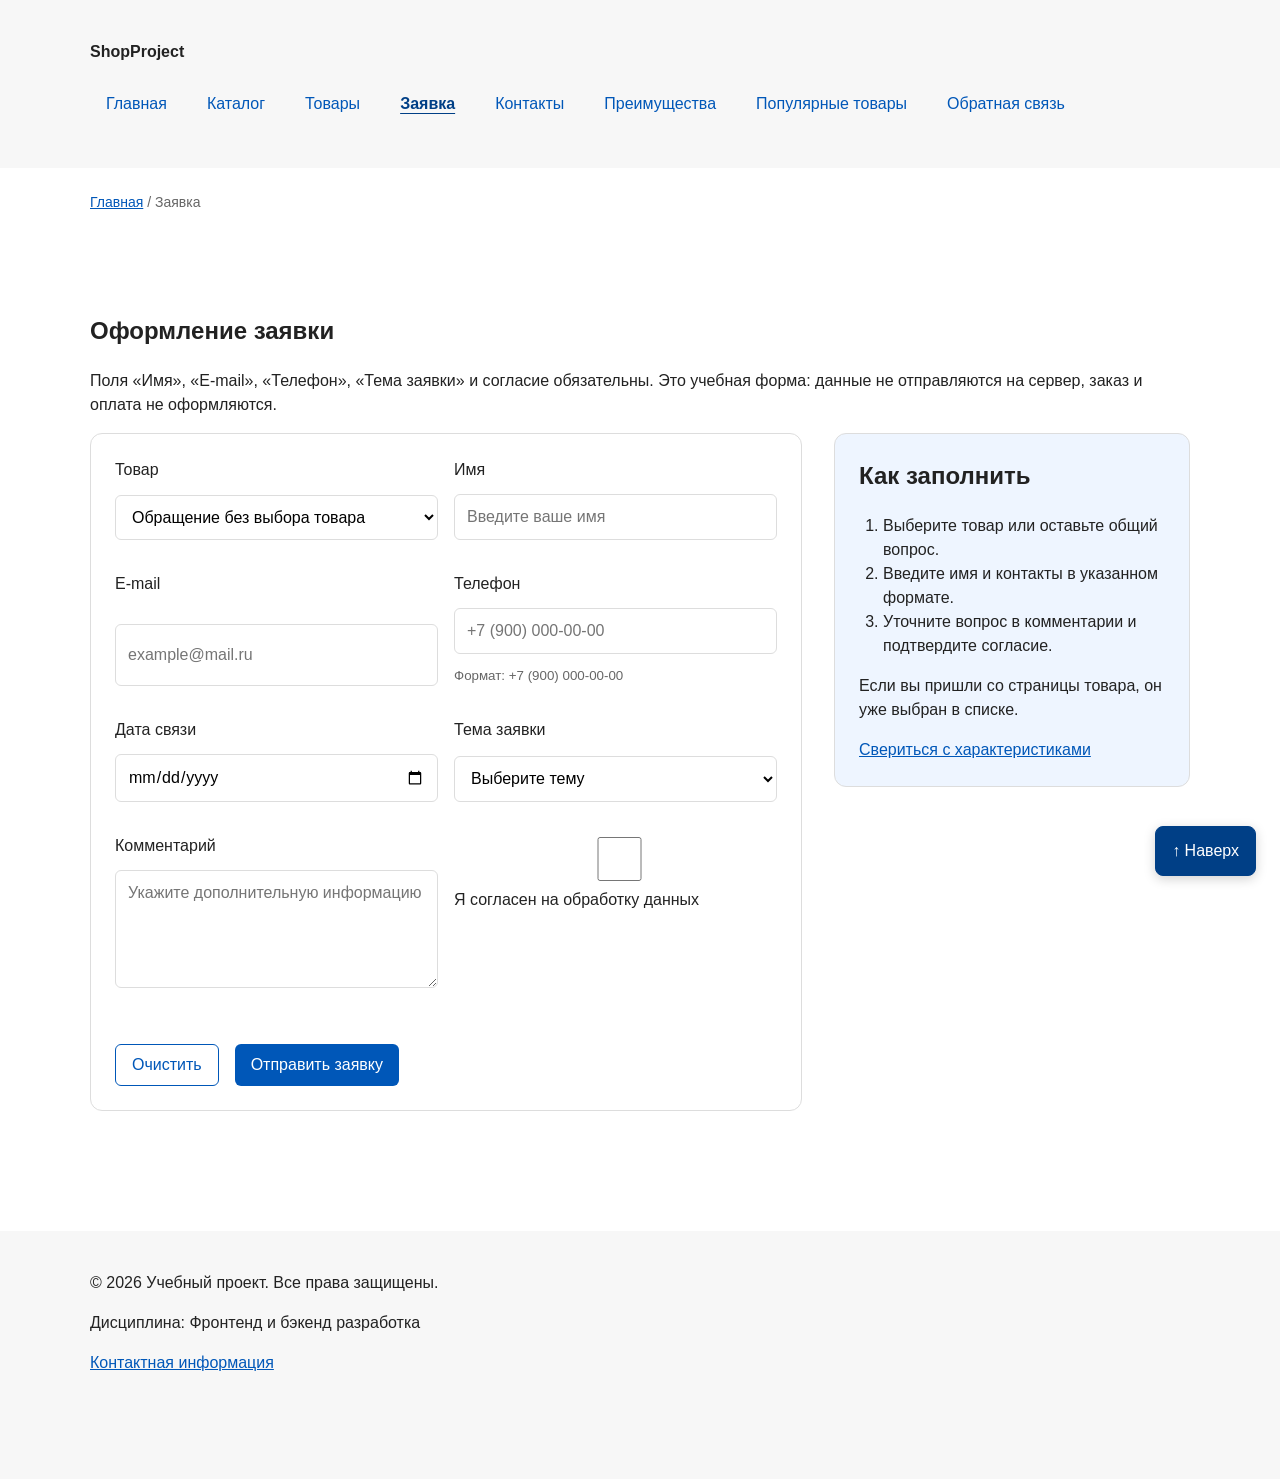
<file: order.html>
<!DOCTYPE html>
<html lang="ru">
<head>
  <meta charset="UTF-8">
  <meta name="viewport" content="width=device-width, initial-scale=1.0">
  <meta name="description" content="Учебная форма заявки ShopProject: выбранный товар, контактные данные, тема обращения и комментарий.">
  <title>Оформление заявки — ShopProject</title>
  <meta property="og:type" content="website">
  <meta property="og:locale" content="ru_RU">
  <meta property="og:site_name" content="ShopProject">
  <meta property="og:title" content="Оформление заявки — ShopProject">
  <meta property="og:description" content="Учебная форма заявки ShopProject: выбранный товар, контактные данные, тема обращения и комментарий.">
  <meta property="og:url" content="https://npeac-h.github.io/kr1-html-css-shop/order.html">
  <meta property="og:image" content="https://npeac-h.github.io/kr1-html-css-shop/images/preview.jpg">
  <meta property="og:image:width" content="1200">
  <meta property="og:image:height" content="630">
  <meta property="og:image:alt" content="ShopProject — учебный интернет-магазин">
  <link rel="stylesheet" href="css/style.css">
  <link rel="stylesheet" href="css/responsive.css">
  <script src="js/main.js" defer></script>
</head>
<body class="page" id="top">
  <a class="skip-link" href="#main-content">К содержимому</a>
  <header class="site-header">
    <div class="site-header__inner">
      <a class="site-header__logo" href="index.html">ShopProject</a>
      <nav class="site-nav" aria-label="Основная навигация">
        <ul class="site-nav__list">
          <li class="site-nav__item"><a class="site-nav__link" href="index.html">Главная</a></li>
          <li class="site-nav__item"><a class="site-nav__link" href="catalog.html">Каталог</a></li>
          <li class="site-nav__item"><a class="site-nav__link" href="product.html">Товары</a></li>
          <li class="site-nav__item"><a class="site-nav__link site-nav__link--active" href="order.html" aria-current="page">Заявка</a></li>
          <li class="site-nav__item"><a class="site-nav__link" href="contacts.html">Контакты</a></li>
          <li class="site-nav__item"><a class="site-nav__link" href="index.html#advantages">Преимущества</a></li>
          <li class="site-nav__item"><a class="site-nav__link" href="index.html#popular">Популярные товары</a></li>
          <li class="site-nav__item"><a class="site-nav__link" href="index.html#contacts">Обратная связь</a></li>
        </ul>
      </nav>
    </div>
  </header>
  <main class="page__main" id="main-content" tabindex="-1">
    <nav class="breadcrumbs" aria-label="Хлебные крошки">
      <a class="breadcrumbs__link" href="index.html">Главная</a>
      <span class="breadcrumbs__current" aria-current="page">Заявка</span>
    </nav>
    <section class="section">
      <h1 class="section__heading">Оформление заявки</h1>
      <p id="order-note">Поля «Имя», «E-mail», «Телефон», «Тема заявки» и согласие обязательны.
        Это учебная форма: данные не отправляются на сервер, заказ и оплата не оформляются.</p>
      <p class="success-message" id="success-message" role="status" tabindex="-1" hidden></p>
      <div class="order-layout">
  <form class="order-form order-form--page" id="order-form" action="#" method="post" aria-describedby="order-note" novalidate>
    <div class="order-form__field">
      <label class="order-form__label" for="selected-product">Товар</label>
      <select class="order-form__select" id="selected-product" name="selected-product">
        <option value="">Обращение без выбора товара</option>
          <option value="lamp">Керамическая матовая кружка — 850 руб.</option>
          <option value="organizer">Настольная LED-лампа — 2490 руб.</option>
          <option value="stand">Ароматическая свеча в стекле — 1290 руб.</option>
      </select>
    </div>

    <div class="order-form__field">
      <label class="order-form__label" for="order-name">Имя</label>
      <input class="order-form__input"
        id="order-name"
        name="name"
        type="text"
        placeholder="Введите ваше имя"
        minlength="2"
        autocomplete="given-name"
        required
      >
    </div>

    <div class="order-form__field">
      <label class="order-form__label" for="order-email">E-mail</label>
      <input class="order-form__input"
        id="order-email"
        name="email"
        type="email"
        placeholder="example@mail.ru"
        autocomplete="email"
        required
      >
    </div>

    <div class="order-form__field">
      <label class="order-form__label" for="order-phone">Телефон</label>
      <input class="order-form__input"
        id="order-phone"
        aria-describedby="order-phone-hint"
        name="phone"
        autocomplete="tel"
        type="tel"
        inputmode="tel"
        placeholder="+7 (900) 000-00-00"
        pattern="^\+7 \(\d{3}\) \d{3}-\d{2}-\d{2}$"
        required
      >
      <small class="order-form__hint" id="order-phone-hint">Формат: +7 (900) 000-00-00</small>
    </div>

    <div class="order-form__field">
      <label class="order-form__label" for="order-date">Дата связи</label>
      <input class="order-form__input"
        id="order-date"
        name="date"
        type="date"
      >
    </div>

    <div class="order-form__field">
      <label class="order-form__label" for="order-topic">Тема заявки</label>
      <select class="order-form__select" id="order-topic" name="topic" required>
        <option value="">Выберите тему</option>
        <option value="product">Заказ товара</option>
        <option value="consultation">Консультация</option>
        <option value="delivery">Доставка</option>
      </select>
    </div>

    <div class="order-form__field">
      <label class="order-form__label" for="order-comment">Комментарий</label>
      <textarea class="order-form__textarea"
        id="order-comment"
        name="comment"
        rows="4"
        placeholder="Укажите дополнительную информацию"
      ></textarea>
    </div>

    <div class="order-form__field">
      <label class="order-form__label" for="order-agreement">
        <input class="order-form__input order-form__input--checkbox"
          id="order-agreement"
          name="agreement"
          type="checkbox"
          required
        >
        Я согласен на обработку данных
      </label>
    </div>

    <div class="order-form__actions">
      <button class="button button--secondary" type="reset">Очистить</button>
      <button class="button button--primary" type="submit">Отправить заявку</button>
    </div>
  </form>
        <aside class="order-help" aria-labelledby="order-help-title">
          <h2 class="order-help__title" id="order-help-title">Как заполнить</h2>
          <ol class="order-help__steps">
            <li>Выберите товар или оставьте общий вопрос.</li>
            <li>Введите имя и контакты в указанном формате.</li>
            <li>Уточните вопрос в комментарии и подтвердите согласие.</li>
          </ol>
          <p>Если вы пришли со страницы товара, он уже выбран в списке.</p>
          <a href="product.html">Свериться с характеристиками</a>
        </aside>
      </div>
    </section>
  </main>
  <footer class="site-footer">
    <div class="site-footer__inner">
      <p>&copy; 2026 Учебный проект. Все права защищены.</p>
      <p>Дисциплина: Фронтенд и бэкенд разработка</p>
      <p><a href="contacts.html">Контактная информация</a></p>
    </div>
  </footer>
  <a class="back-to-top" href="#top" aria-label="Наверх страницы">↑ Наверх</a>

</body>
</html>
</file>
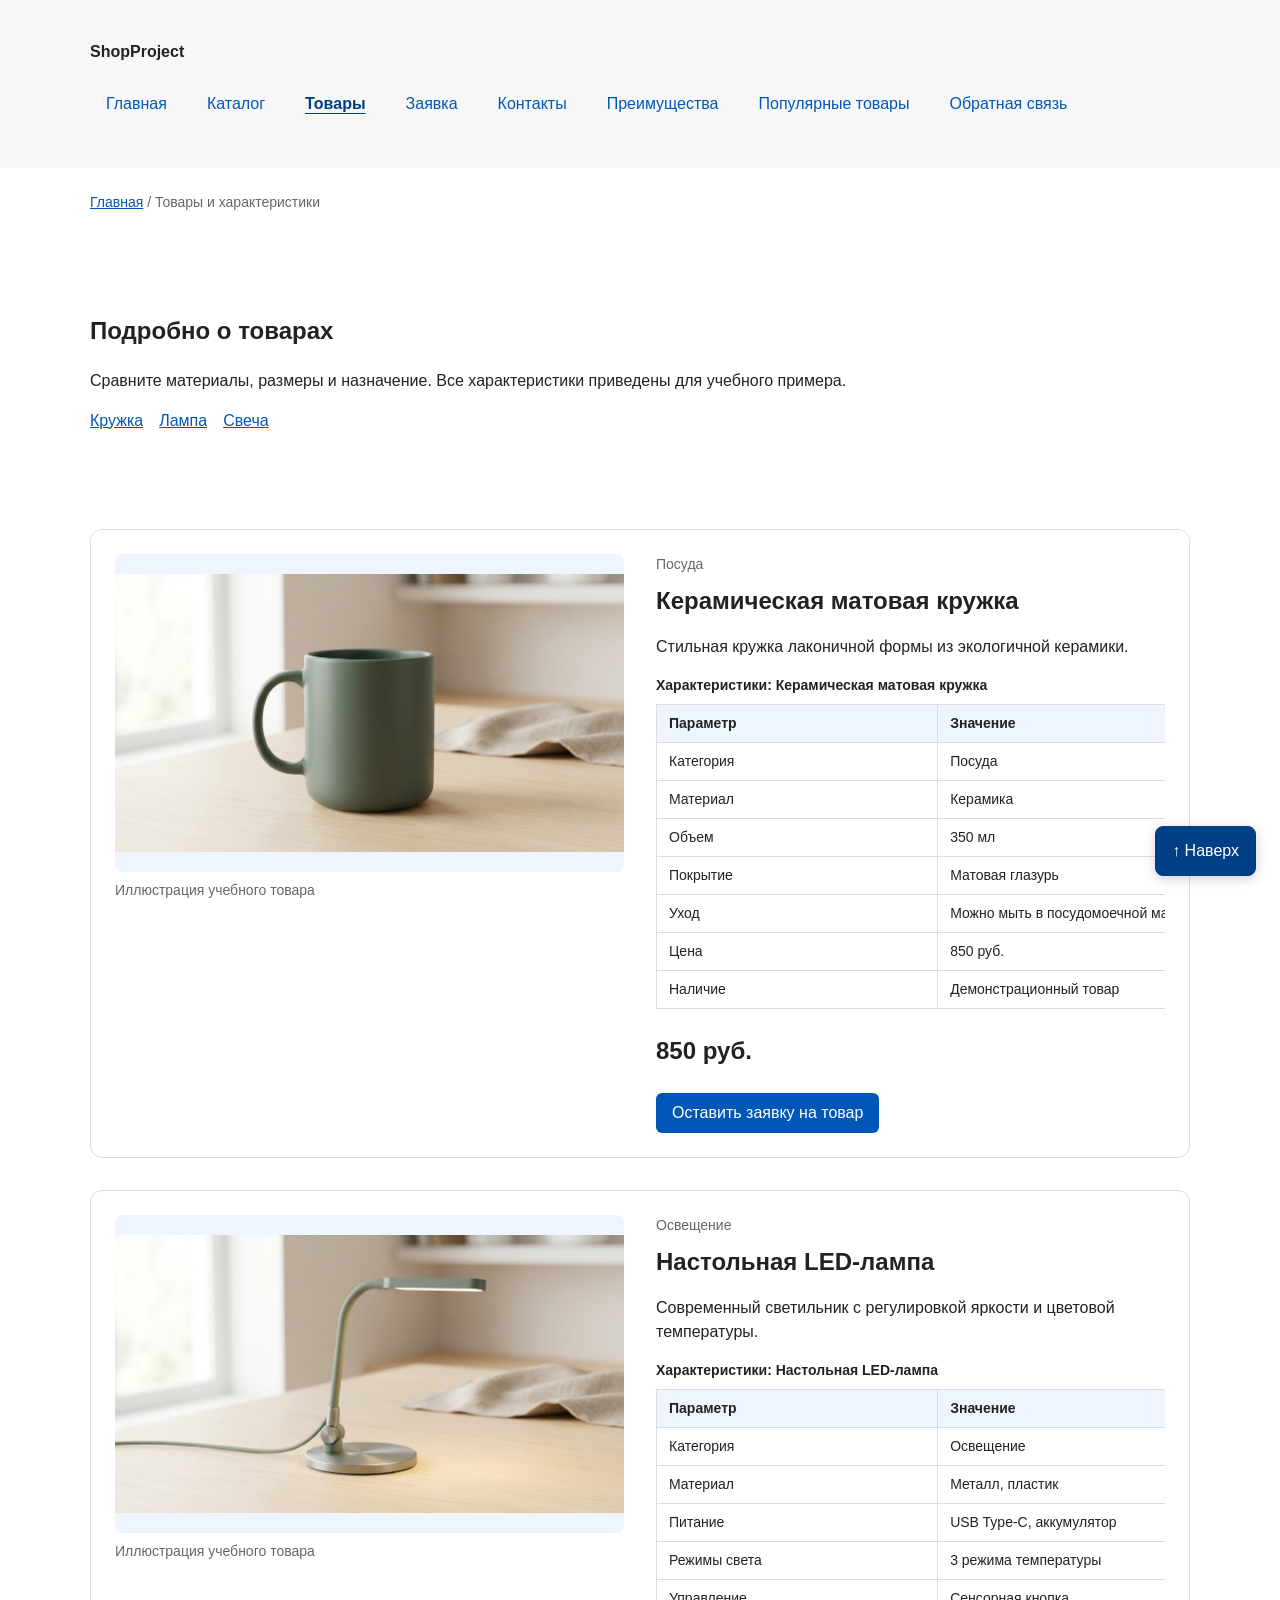
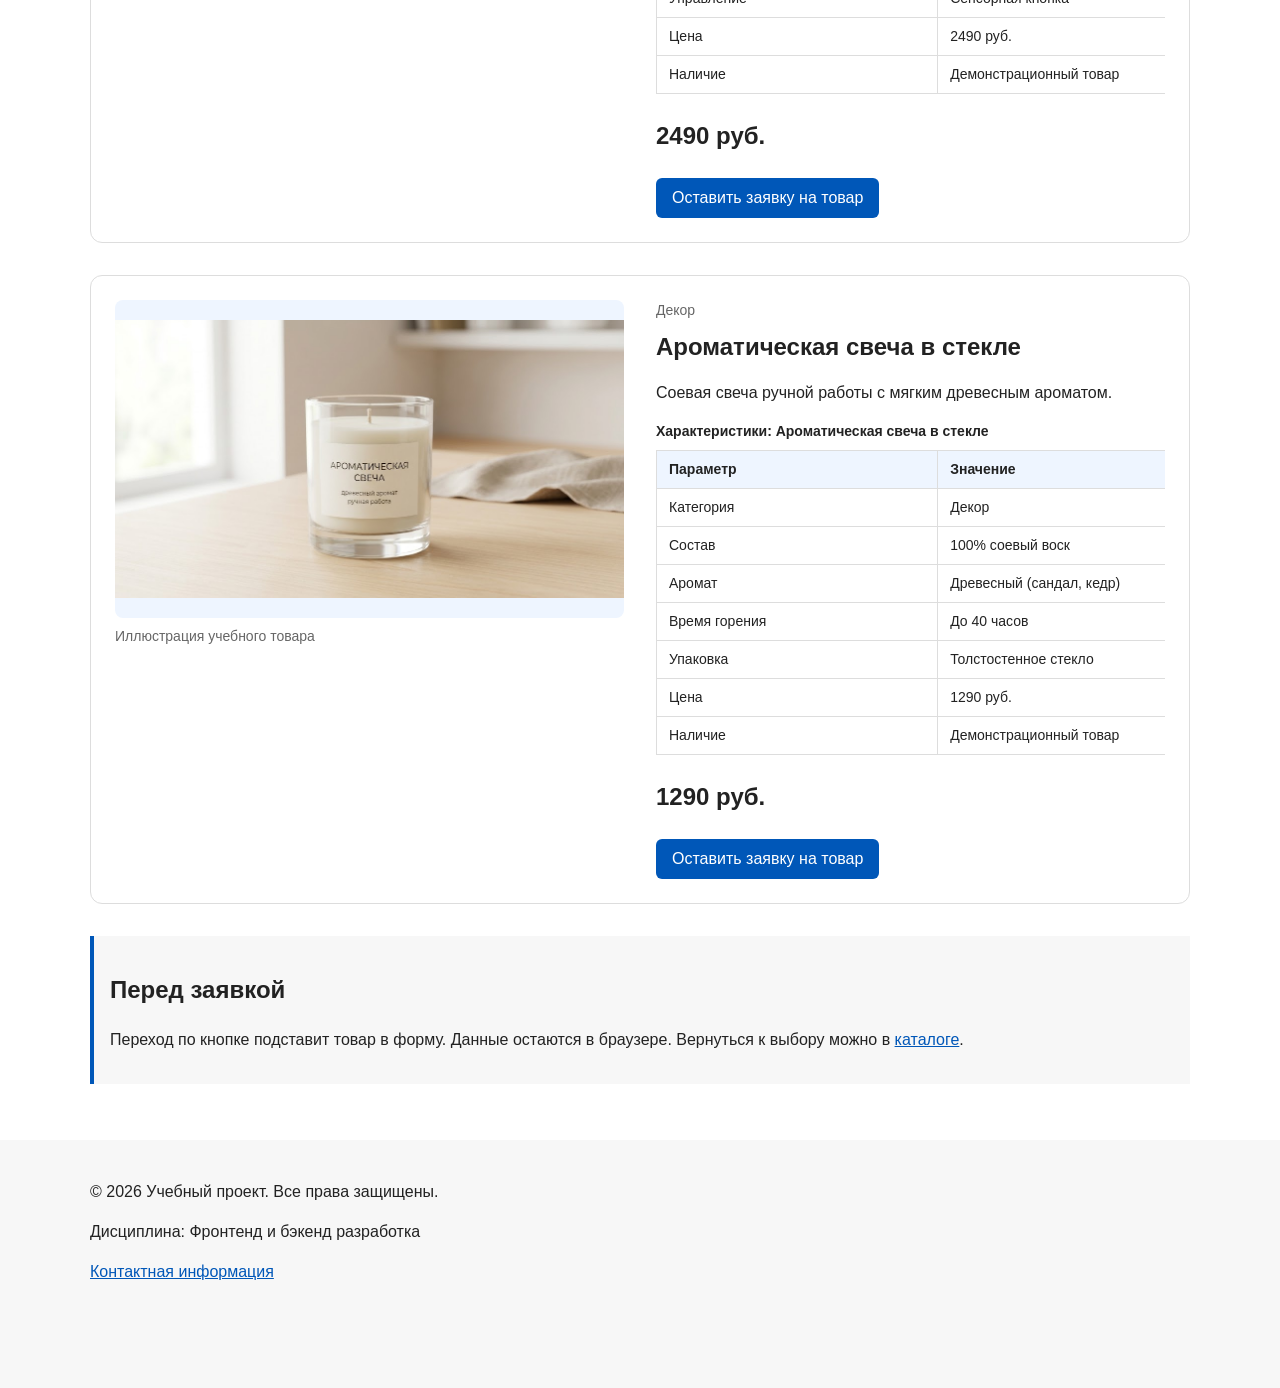
<file: product.html>
<!DOCTYPE html>
<html lang="ru">
<head>
  <meta charset="UTF-8">
  <meta name="viewport" content="width=device-width, initial-scale=1.0">
  <meta name="description" content="Изображения и характеристики керамическая матовая кружки, настольная LED-лампы и ароматической свечи в стекле.">
  <title>Товары и характеристики — ShopProject</title>
  <meta property="og:type" content="website">
  <meta property="og:locale" content="ru_RU">
  <meta property="og:site_name" content="ShopProject">
  <meta property="og:title" content="Товары и характеристики — ShopProject">
  <meta property="og:description" content="Изображения и характеристики керамическая матовая кружки, настольная LED-лампы и ароматической свечи в стекле.">
  <meta property="og:url" content="https://npeac-h.github.io/kr1-html-css-shop/product.html">
  <meta property="og:image" content="https://npeac-h.github.io/kr1-html-css-shop/images/preview.jpg">
  <meta property="og:image:width" content="1200">
  <meta property="og:image:height" content="630">
  <meta property="og:image:alt" content="ShopProject — учебный интернет-магазин">
  <link rel="stylesheet" href="css/style.css">
  <link rel="stylesheet" href="css/responsive.css">
</head>
<body class="page" id="top">
  <a class="skip-link" href="#main-content">К содержимому</a>
  <header class="site-header">
    <div class="site-header__inner">
      <a class="site-header__logo" href="index.html">ShopProject</a>
      <nav class="site-nav" aria-label="Основная навигация">
        <ul class="site-nav__list">
          <li class="site-nav__item"><a class="site-nav__link" href="index.html">Главная</a></li>
          <li class="site-nav__item"><a class="site-nav__link" href="catalog.html">Каталог</a></li>
          <li class="site-nav__item"><a class="site-nav__link site-nav__link--active" href="product.html" aria-current="page">Товары</a></li>
          <li class="site-nav__item"><a class="site-nav__link" href="order.html">Заявка</a></li>
          <li class="site-nav__item"><a class="site-nav__link" href="contacts.html">Контакты</a></li>
          <li class="site-nav__item"><a class="site-nav__link" href="index.html#advantages">Преимущества</a></li>
          <li class="site-nav__item"><a class="site-nav__link" href="index.html#popular">Популярные товары</a></li>
          <li class="site-nav__item"><a class="site-nav__link" href="index.html#contacts">Обратная связь</a></li>
        </ul>
      </nav>
    </div>
  </header>
  <main class="page__main" id="main-content" tabindex="-1">
    <nav class="breadcrumbs" aria-label="Хлебные крошки">
      <a class="breadcrumbs__link" href="index.html">Главная</a>
      <span class="breadcrumbs__current" aria-current="page">Товары и характеристики</span>
    </nav>
    <section class="section">
      <h1 class="section__heading">Подробно о товарах</h1>
      <p>Сравните материалы, размеры и назначение. Все характеристики приведены для учебного примера.</p>
      <nav class="product-links" aria-label="Выбор товара">
        <a class="product-links__link" href="#mug">Кружка</a>
        <a class="product-links__link" href="#lamp">Лампа</a>
        <a class="product-links__link" href="#candle">Свеча</a>
      </nav>
    </section>

    <!-- Товар 1: Кружка -->
    <article class="product-detail" id="mug" aria-labelledby="mug-title">
      <figure class="product-detail__figure">
        <img class="product-detail__image" src="images/mug.webp" alt="Керамическая матовая кружка зеленого цвета" width="640" height="400" fetchpriority="high" decoding="async">
        <figcaption class="product-detail__caption">Иллюстрация учебного товара</figcaption>
      </figure>
      <div class="product-detail__content">
        <p class="product-detail__category">Посуда</p>
        <h2 class="product-detail__title" id="mug-title">Керамическая матовая кружка</h2>
        <p>Стильная кружка лаконичной формы из экологичной керамики.</p>
        <div class="table-wrapper">
          <table class="product-table">
            <caption class="product-table__caption">Характеристики: Керамическая матовая кружка</caption>
            <thead class="product-table__head">
              <tr>
                <th class="product-table__cell" scope="col">Параметр</th>
                <th class="product-table__cell" scope="col">Значение</th>
              </tr>
            </thead>
            <tbody>
              <tr><th class="product-table__cell product-table__cell--label" scope="row">Категория</th><td class="product-table__cell">Посуда</td></tr>
              <tr><th class="product-table__cell product-table__cell--label" scope="row">Материал</th><td class="product-table__cell">Керамика</td></tr>
              <tr><th class="product-table__cell product-table__cell--label" scope="row">Объем</th><td class="product-table__cell">350 мл</td></tr>
              <tr><th class="product-table__cell product-table__cell--label" scope="row">Покрытие</th><td class="product-table__cell">Матовая глазурь</td></tr>
              <tr><th class="product-table__cell product-table__cell--label" scope="row">Уход</th><td class="product-table__cell">Можно мыть в посудомоечной машине</td></tr>
              <tr><th class="product-table__cell product-table__cell--label" scope="row">Цена</th><td class="product-table__cell">850 руб.</td></tr>
              <tr><th class="product-table__cell product-table__cell--label" scope="row">Наличие</th><td class="product-table__cell">Демонстрационный товар</td></tr>
            </tbody>
          </table>
        </div>
        <p class="product-detail__price">850 руб.</p>
        <a class="button button--primary" href="order.html?product=mug">Оставить заявку на товар</a>
      </div>
    </article>

    <!-- Товар 2: Лампа -->
    <article class="product-detail" id="lamp" aria-labelledby="lamp-title">
      <figure class="product-detail__figure">
        <img class="product-detail__image" src="images/lamp.webp" alt="Современная настольная LED-лампа" width="640" height="400" loading="lazy" decoding="async">
        <figcaption class="product-detail__caption">Иллюстрация учебного товара</figcaption>
      </figure>
      <div class="product-detail__content">
        <p class="product-detail__category">Освещение</p>
        <h2 class="product-detail__title" id="lamp-title">Настольная LED-лампа</h2>
        <p>Современный светильник с регулировкой яркости и цветовой температуры.</p>
        <div class="table-wrapper">
          <table class="product-table">
            <caption class="product-table__caption">Характеристики: Настольная LED-лампа</caption>
              <thead class="product-table__head">
                <tr>
                  <th class="product-table__cell" scope="col">Параметр</th>
                  <th class="product-table__cell" scope="col">Значение</th>
                </tr>
              </thead>
            <tbody>
              <tr><th class="product-table__cell product-table__cell--label" scope="row">Категория</th><td class="product-table__cell">Освещение</td></tr>
              <tr><th class="product-table__cell product-table__cell--label" scope="row">Материал</th><td class="product-table__cell">Металл, пластик</td></tr>
              <tr><th class="product-table__cell product-table__cell--label" scope="row">Питание</th><td class="product-table__cell">USB Type-C, аккумулятор</td></tr>
              <tr><th class="product-table__cell product-table__cell--label" scope="row">Режимы света</th><td class="product-table__cell">3 режима температуры</td></tr>
              <tr><th class="product-table__cell product-table__cell--label" scope="row">Управление</th><td class="product-table__cell">Сенсорная кнопка</td></tr>
              <tr><th class="product-table__cell product-table__cell--label" scope="row">Цена</th><td class="product-table__cell">2490 руб.</td></tr>
              <tr><th class="product-table__cell product-table__cell--label" scope="row">Наличие</th><td class="product-table__cell">Демонстрационный товар</td></tr>
            </tbody>
          </table>
        </div>
        <p class="product-detail__price">2490 руб.</p>
        <a class="button button--primary" href="order.html?product=lamp">Оставить заявку на товар</a>
      </div>
    </article>

    <!-- Товар 3: Свеча -->
    <article class="product-detail" id="candle" aria-labelledby="candle-title">
      <figure class="product-detail__figure">
        <img class="product-detail__image" src="images/candle.webp" alt="Ароматическая свеча в стеклянном стакане" width="640" height="400" loading="lazy" decoding="async">
        <figcaption class="product-detail__caption">Иллюстрация учебного товара</figcaption>
      </figure>
      <div class="product-detail__content">
        <p class="product-detail__category">Декор</p>
        <h2 class="product-detail__title" id="candle-title">Ароматическая свеча в стекле</h2>
        <p>Соевая свеча ручной работы с мягким древесным ароматом.</p>
        <div class="table-wrapper">
          <table class="product-table">
            <caption class="product-table__caption">Характеристики: Ароматическая свеча в стекле</caption>
              <thead class="product-table__head">
                <tr>
                  <th class="product-table__cell" scope="col">Параметр</th>
                  <th class="product-table__cell" scope="col">Значение</th>
                </tr>
              </thead>
            <tbody>
              <tr><th class="product-table__cell product-table__cell--label" scope="row">Категория</th><td class="product-table__cell">Декор</td></tr>
              <tr><th class="product-table__cell product-table__cell--label" scope="row">Состав</th><td class="product-table__cell">100% соевый воск</td></tr>
              <tr><th class="product-table__cell product-table__cell--label" scope="row">Аромат</th><td class="product-table__cell">Древесный (сандал, кедр)</td></tr>
              <tr><th class="product-table__cell product-table__cell--label" scope="row">Время горения</th><td class="product-table__cell">До 40 часов</td></tr>
              <tr><th class="product-table__cell product-table__cell--label" scope="row">Упаковка</th><td class="product-table__cell">Толстостенное стекло</td></tr>
              <tr><th class="product-table__cell product-table__cell--label" scope="row">Цена</th><td class="product-table__cell">1290 руб.</td></tr>
              <tr><th class="product-table__cell product-table__cell--label" scope="row">Наличие</th><td class="product-table__cell">Демонстрационный товар</td></tr>
            </tbody>
          </table>
        </div>
        <p class="product-detail__price">1290 руб.</p>
        <a class="button button--primary" href="order.html?product=candle">Оставить заявку на товар</a>
      </div>
    </article>
    <aside class="aside-info">
      <h2 class="aside-info__title">Перед заявкой</h2>
      <p>Переход по кнопке подставит товар в форму. Данные остаются в браузере.
        Вернуться к выбору можно в <a href="catalog.html">каталоге</a>.</p>
    </aside>
  </main>
  <footer class="site-footer">
    <div class="site-footer__inner">
      <p>&copy; 2026 Учебный проект. Все права защищены.</p>
      <p>Дисциплина: Фронтенд и бэкенд разработка</p>
      <p><a href="contacts.html">Контактная информация</a></p>
    </div>
  </footer>
  <a class="back-to-top" href="#top" aria-label="Наверх страницы">↑ Наверх</a>

</body>
</html>
</file>
<file: css/style.css>
/* 1. Дизайн-токены проекта. */
:root {
  --color-bg: #ffffff;
  --color-text: #222222;
  --color-muted: #666666;
  --color-primary: #0057b8;
  --color-primary-dark: #003f86;
  --color-border: #dddddd;
  --color-surface: #f7f7f7;
  --color-surface-accent: #eef5ff;
  --color-field-muted: #eeeeee;
  --color-danger: #b00020;
  --color-success: #168a2f;
  --color-success-bg: #eefaf0;
  --color-white: #ffffff;
  --color-backdrop: rgba(0, 0, 0, 0.5);

  --space-xs: 4px;
  --space-sm: 8px;
  --space-md: 16px;
  --space-lg: 24px;
  --space-xl: 32px;

  --radius-sm: 6px;
  --radius-md: 8px;
  --radius-lg: 12px;
  --container-width: 1100px;
}

/* 2. Сброс и общие правила документа. Компоненты оформляются классами. */
* {
  box-sizing: border-box;
}

html {
  scroll-behavior: smooth;
}

.page {
  margin: 0;
  font-family: Arial, sans-serif;
  line-height: 1.5;
  color: var(--color-text);
  background-color: var(--color-bg);
}

.page__main {
  padding: var(--space-lg);
}

a {
  color: var(--color-primary);
}

a:hover {
  color: var(--color-primary-dark);
}

a:focus-visible {
  outline: 2px solid var(--color-primary);
  outline-offset: 3px;
}

:target {
  outline: 2px dashed var(--color-primary);
  outline-offset: 4px;
}

/* 3. Шапка и самостоятельный блок навигации. */
.site-header {
  position: sticky;
  top: 0;
  z-index: 10;
  padding: var(--space-lg);
  background-color: var(--color-surface);
}

.site-header__inner {
  display: flex;
  flex-wrap: wrap;
  align-items: center;
  justify-content: space-between;
  gap: var(--space-md);
  max-width: var(--container-width);
  margin: 0 auto;
}

.site-header__logo {
  font-weight: bold;
  text-decoration: none;
  color: var(--color-text);
}

.site-nav__list {
  display: flex;
  flex-wrap: wrap;
  justify-content: center;
  align-items: center;
  gap: var(--space-sm);
  padding: 0;
  margin: 0;
  list-style: none;
}

.site-nav__item {
  margin: 0;
}

.site-nav__link {
  display: inline-block;
  padding: var(--space-sm) 12px;
  color: var(--color-primary);
  text-decoration: none;
  border-radius: var(--radius-sm);
}

.site-nav__link--active {
  color: var(--color-primary-dark);
  font-weight: bold;
  text-decoration: underline;
  text-underline-offset: 4px;
}

.site-nav__link:hover {
  color: var(--color-white);
  background-color: var(--color-primary);
}

.site-nav__link:focus-visible {
  outline: 2px solid var(--color-primary);
  outline-offset: 3px;
}

/* 4. Разделы страниц и хлебные крошки. */
.hero {
  max-width: var(--container-width);
  margin: 0 auto var(--space-xl);
  padding: var(--space-xl) var(--space-lg);
  background-color: var(--color-surface-accent);
  border-radius: var(--radius-lg);
}

.hero__link {
  display: inline-block;
  margin: var(--space-sm);
}

.section {
  max-width: var(--container-width);
  margin: 0 auto var(--space-xl);
  scroll-margin-top: 180px;
}

.section__title {
  margin-top: 0;
}

.breadcrumbs {
  max-width: var(--container-width);
  margin: 0 auto var(--space-md);
  font-size: 14px;
  color: var(--color-muted);
}

.breadcrumbs__link {
  color: var(--color-primary);
}

.breadcrumbs__current::before {
  content: " / ";
  color: var(--color-muted);
}

.aside-info {
  max-width: var(--container-width);
  margin: 0 auto var(--space-xl);
  padding: var(--space-md);
  border-left: 4px solid var(--color-primary);
  background-color: var(--color-surface);
}

.contact-details {
  font-style: normal;
}

.contact-details__item {
  margin-bottom: var(--space-sm);
}

/* 5. Grid управляет раскладкой, карточка не зависит от страницы. */
.products-grid {
  display: grid;
  grid-template-columns: repeat(3, minmax(0, 1fr));
  gap: var(--space-lg);
}

.product-card {
  position: relative;
  display: flex;
  flex-direction: column;
  gap: var(--space-sm);
  min-width: 0;
  padding: var(--space-md);
  border: 1px solid var(--color-border);
  border-radius: var(--radius-md);
  background-color: var(--color-bg);
}

.product-card:hover,
.product-card--featured {
  border-color: var(--color-primary);
}

.product-card__title,
.product-card__description,
.product-card__price {
  margin: 0;
}

.product-card__button {
  align-self: flex-start;
  margin-top: auto;
}

/* 6. Каталог и его фильтры. */
.catalog-layout {
  display: grid;
  grid-template-columns: 260px minmax(0, 1fr);
  grid-template-areas: "filters products";
  align-items: start;
  gap: var(--space-lg);
  max-width: var(--container-width);
  margin: 0 auto var(--space-xl);
}

.catalog-filters {
  grid-area: filters;
  min-width: 0;
  padding: var(--space-md);
  border: 1px solid var(--color-border);
  border-radius: var(--radius-md);
  background-color: var(--color-surface);
}

.catalog-products {
  grid-area: products;
  min-width: 0;
}

.catalog-filters__title,
.catalog-products__title {
  margin-top: 0;
}

.catalog-filters__note {
  color: var(--color-muted);
  font-size: 14px;
}

.catalog-filters__form {
  display: grid;
  gap: var(--space-md);
}

.catalog-filters__group {
  min-width: 0;
  margin: 0;
  padding: var(--space-md);
  border: 1px solid var(--color-border);
  border-radius: var(--radius-sm);
}

.catalog-filters__legend {
  font-weight: 700;
}

.catalog-filters__label {
  display: block;
  margin-bottom: var(--space-sm);
}

.catalog-filters__label--range-end {
  margin-top: var(--space-sm);
}

.catalog-filters__input {
  width: 100%;
  padding: var(--space-sm) 10px;
  border: 1px solid var(--color-border);
  border-radius: var(--radius-sm);
  background-color: var(--color-bg);
  color: var(--color-text);
  font: inherit;
}

.catalog-filters__input:focus-visible,
.catalog-filters__checkbox:focus-visible {
  outline: 2px solid var(--color-primary);
  outline-offset: 3px;
}

.catalog-filters__button {
  justify-self: start;
}

/* 7. Общий блок кнопки и его варианты. */
.button {
  display: inline-block;
  padding: var(--space-sm) var(--space-md);
  border: none;
  border-radius: var(--radius-sm);
  font: inherit;
  text-decoration: none;
  cursor: pointer;
  transition: background-color 160ms ease, box-shadow 160ms ease, transform 160ms ease;
}

.button--primary {
  color: var(--color-white);
  background-color: var(--color-primary);
}

.button--primary:hover {
  color: var(--color-white);
  background-color: var(--color-primary-dark);
}

.button--secondary {
  color: var(--color-primary);
  background-color: transparent;
  border: 1px solid var(--color-primary);
}

.button--secondary:hover {
  color: var(--color-white);
  background-color: var(--color-primary);
}

.button:hover,
.button:focus-visible {
  outline: 2px solid var(--color-primary);
  outline-offset: 3px;
}

.button:disabled {
  opacity: 0.6;
  cursor: not-allowed;
  transform: none;
  outline: none;
}

/* 8. Модальное окно и независимая форма. */
.order-dialog {
  width: min(100% - 32px, 560px);
  padding: var(--space-lg);
  border: none;
  border-radius: var(--radius-lg);
}

.order-dialog::backdrop {
  background-color: var(--color-backdrop);
}

.order-dialog__title {
  margin-top: 0;
}

.order-form__field {
  margin-bottom: var(--space-md);
}

.order-form__label {
  display: block;
  margin-bottom: var(--space-xs);
}

.order-form__input,
.order-form__select,
.order-form__textarea {
  width: 100%;
  padding: 10px 12px;
  border: 1px solid var(--order-field-border, var(--color-border));
  border-radius: var(--radius-sm);
  background-color: var(--order-field-bg, var(--color-white));
  font: inherit;
}

.order-form__input--checkbox {
  width: auto;
  background-color: var(--color-white);
}

.order-form__hint {
  display: block;
  margin-top: var(--space-xs);
  color: var(--color-muted);
}

/* Контекст фокуса передаётся через переменные, без цепочек вложенных селекторов. */
.order-form:has(:is(.order-form__input:not(.order-form__input--checkbox), .order-form__select, .order-form__textarea):focus) {
  --order-field-bg: var(--color-field-muted);
  --order-field-border: var(--color-muted);
}

:is(.order-form__input, .order-form__select, .order-form__textarea):where(:focus) {
  border-color: var(--color-primary);
  background-color: var(--color-white);
}

.order-form__input:focus-visible,
.order-form__select:focus-visible,
.order-form__textarea:focus-visible {
  outline: 2px solid var(--color-primary);
  outline-offset: 3px;
}

.order-form__input--error,
.order-form__select--error,
.order-form__textarea--error {
  border-color: var(--color-danger);
}

.order-form__input--checkbox.order-form__input--error {
  outline: 2px solid var(--color-danger);
  outline-offset: 3px;
}

.order-form__actions {
  display: flex;
  gap: var(--space-md);
  margin-top: var(--space-lg);
}

.success-message {
  max-width: var(--container-width);
  margin: var(--space-lg) auto;
  padding: var(--space-md);
  border-left: 4px solid var(--color-success);
  background-color: var(--color-success-bg);
}

/* 9. Подвал. */
.site-footer {
  padding: var(--space-lg) var(--space-lg) 88px;
  background-color: var(--color-surface);
  scroll-margin-top: 180px;
}

.site-footer__inner {
  max-width: var(--container-width);
  margin: 0 auto;
}

/* 10. Иллюстрации, отзывы и дополнения практики №8. */
.skip-link {
  position: fixed;
  top: var(--space-sm);
  left: var(--space-md);
  z-index: 30;
  padding: var(--space-sm) var(--space-md);
  color: var(--color-white);
  background-color: var(--color-primary-dark);
  transform: translateY(-200%);
}

.skip-link:focus-visible {
  transform: translateY(0);
}

.hero__eyebrow {
  margin-top: 0;
  color: var(--color-primary-dark);
  font-size: 14px;
  font-weight: 700;
}

.hero__description {
  max-width: 720px;
}

.product-card {
  overflow-wrap: anywhere;
  transition: border-color 160ms ease, box-shadow 160ms ease, transform 160ms ease;
}

.product-card:hover {
  box-shadow: 0 6px 20px rgba(0, 57, 120, 0.12);
  transform: translateY(-3px);
}

.product-card:focus-within {
  border-color: var(--color-primary);
  box-shadow: 0 0 0 2px var(--color-surface-accent);
}

.product-card:active {
  transform: translateY(0);
}

.product-card--new {
  border-style: dashed;
}

.product-card__badge {
  position: absolute;
  top: var(--space-lg);
  right: var(--space-lg);
  z-index: 1;
  padding: var(--space-xs) var(--space-sm);
  color: var(--color-white);
  background-color: var(--color-primary-dark);
  border-radius: var(--radius-sm);
  font-size: 13px;
  font-weight: 700;
  pointer-events: none;
}

.product-card__image-link {
  display: block;
  border-radius: var(--radius-sm);
}

.product-card__image,
.product-detail__image {
  display: block;
  width: 100%;
  height: auto;
  aspect-ratio: 8 / 5;
  object-fit: contain;
  border-radius: var(--radius-sm);
  background-color: var(--color-surface-accent);
}

.product-card__category,
.product-detail__category {
  margin: 0;
  color: var(--color-muted);
  font-size: 14px;
}

.product-card__title-link {
  color: var(--color-text);
  text-decoration: none;
}

.product-card__title-link:hover {
  color: var(--color-primary);
  text-decoration: underline;
}

.product-card__price {
  font-weight: 700;
}

.reviews-grid {
  display: grid;
  grid-template-columns: repeat(3, minmax(0, 1fr));
  gap: var(--space-lg);
}

.review-card {
  display: flex;
  flex-direction: column;
  padding: var(--space-lg);
  border: 1px solid var(--color-border);
  border-radius: var(--radius-md);
  background-color: var(--color-surface);
}

.review-card__title {
  margin: 0;
  font-size: 18px;
}

.review-card__rating {
  margin: var(--space-sm) 0;
  color: var(--color-primary-dark);
  letter-spacing: 2px;
}

.review-card__quote {
  margin: 0 0 var(--space-md);
}

.review-card__author {
  margin: auto 0 var(--space-sm);
  color: var(--color-muted);
  font-size: 14px;
}

.review-card__link {
  align-self: flex-start;
}

.back-to-top {
  position: fixed;
  right: var(--space-lg);
  bottom: var(--space-lg);
  z-index: 20;
  padding: 12px var(--space-md);
  border: 1px solid var(--color-primary-dark);
  border-radius: var(--radius-md);
  color: var(--color-white);
  background-color: var(--color-primary-dark);
  text-decoration: none;
  box-shadow: 0 3px 12px rgba(0, 0, 0, 0.18);
}

.back-to-top:hover,
.back-to-top:active {
  color: var(--color-white);
  background-color: var(--color-primary);
}

.button:active:not(:disabled) {
  transform: translateY(1px);
  box-shadow: inset 0 2px 4px rgba(0, 0, 0, 0.2);
}

.button--primary:disabled {
  color: var(--color-white);
  background-color: var(--color-primary);
}

.product-links,
.action-list {
  display: flex;
  flex-wrap: wrap;
  align-items: center;
  gap: var(--space-md);
}

.product-detail {
  display: grid;
  grid-template-columns: minmax(0, 1fr) minmax(0, 1fr);
  gap: var(--space-xl);
  max-width: var(--container-width);
  margin: 0 auto var(--space-xl);
  padding: var(--space-lg);
  border: 1px solid var(--color-border);
  border-radius: var(--radius-lg);
  scroll-margin-top: 180px;
}

.product-detail__figure {
  min-width: 0;
  margin: 0;
}

.product-detail__caption {
  margin-top: var(--space-sm);
  color: var(--color-muted);
  font-size: 14px;
}

.product-detail__content {
  min-width: 0;
}

.product-detail__title {
  margin: var(--space-sm) 0;
}

.product-detail__price {
  font-size: 24px;
  font-weight: 700;
}

.product-table {
  width: 100%;
  border-collapse: collapse;
  font-size: 14px;
}

.product-table__caption {
  margin-bottom: var(--space-sm);
  text-align: left;
  font-weight: 700;
}

.product-table__head {
  background-color: var(--color-surface-accent);
}

.product-table__cell {
  padding: var(--space-sm) 12px;
  border: 1px solid var(--color-border);
  text-align: left;
  vertical-align: top;
  overflow-wrap: anywhere;
}

.product-table__cell--label {
  width: 44%;
  font-weight: 400;
}

.order-layout {
  display: grid;
  grid-template-columns: minmax(0, 2fr) minmax(0, 1fr);
  align-items: start;
  gap: var(--space-xl);
}

.order-form--page,
.order-help {
  min-width: 0;
  padding: var(--space-lg);
  border: 1px solid var(--color-border);
  border-radius: var(--radius-lg);
}

.order-help {
  background-color: var(--color-surface-accent);
}

.order-help__title {
  margin-top: 0;
}

.order-help__steps {
  padding-left: var(--space-lg);
}

.order-form__actions {
  flex-wrap: wrap;
}

.order-dialog__product {
  color: var(--color-primary-dark);
  font-weight: 700;
}

/* 11. Раскладка на узких экранах и уменьшение движения. */
@media (max-width: 800px) {
  .products-grid {
    grid-template-columns: repeat(2, minmax(0, 1fr));
  }

  .catalog-layout {
    grid-template-columns: minmax(0, 1fr);
    grid-template-areas: "filters" "products";
  }

  .product-detail,
  .order-layout,
  .reviews-grid {
    grid-template-columns: minmax(0, 1fr);
  }

  .site-header {
    position: static;
  }

  .section,
  .product-detail {
    scroll-margin-top: var(--space-md);
  }
}

@media (max-width: 540px) {
  .site-header,
  .page__main {
    padding: var(--space-md);
  }

  .site-header {
    position: static;
  }

  .products-grid {
    grid-template-columns: 1fr;
  }

  .site-footer {
    padding: var(--space-md) var(--space-md) 88px;
  }

  .product-detail,
  .order-form--page {
    padding: var(--space-md);
  }

  .back-to-top {
    right: var(--space-md);
    bottom: var(--space-md);
  }

  .section {
    scroll-margin-top: var(--space-md);
  }
}

@media (prefers-reduced-motion: reduce) {
  html {
    scroll-behavior: auto;
  }

  .button,
  .product-card {
    transition: none;
  }

  .product-card:hover {
    transform: none;
  }
}

/* Sticky-фильтр */
.catalog-filters {
  position: sticky;
  top: 100px; /* Отступ от верха, чтобы не перекрывался шапкой */
  max-height: calc(100vh - 120px); /* Ограничение высоты */
  overflow-y: auto; /* Скролл, если фильтров много */
}

/* Отключаем sticky на мобильных устройствах, чтобы не мешать */
@media (max-width: 800px) {
  .catalog-filters {
    position: static;
    max-height: none;
    overflow-y: visible;
  }
}

/* Стили для блока FAQ (details/summary) */
.faq-list {
  display: flex;
  flex-direction: column;
  gap: var(--space-md);
  margin-bottom: var(--space-lg);
}

.faq-item {
  padding: var(--space-md);
  border: 1px solid var(--color-border);
  border-radius: var(--radius-md);
  background-color: var(--color-surface);
  transition: border-color 160ms ease;
}

.faq-item:hover {
  border-color: var(--color-primary);
}

.faq-item__question {
  font-weight: 700;
  cursor: pointer;
  list-style: none; /* Убираем стандартный маркер */
  display: flex;
  justify-content: space-between;
  align-items: center;
}

/* Кастомный маркер для details */
.faq-item__question::after {
  content: "+";
  font-size: 20px;
  color: var(--color-primary);
  transition: transform 160ms ease;
}

.faq-item[open] .faq-item__question::after {
  content: "−";
}

.faq-item__answer {
  margin-top: var(--space-md);
  margin-bottom: 0;
  color: var(--color-muted);
}
</file>
<file: css/responsive.css>
/* css/responsive.css */
/* Адаптивные стили для КР №3/№4. Подход: Mobile First. Базовые стили — мобильные. */

/* Базовые сбросы */
*, *::before, *::after { box-sizing: border-box; }
html { scroll-behavior: smooth; }
img, video { max-width: 100%; height: auto; }
body { overflow-x: hidden; }

/* Контейнеры (Mobile First) */
.container, .main, .section {
  width: min(100% - 32px, 1200px);
  margin-inline: auto;
}
.section { padding-block: clamp(24px, 5vw, 64px); }

/* --- Адаптация шапки и навигации --- */
.site-header__inner {
  display: flex;
  flex-direction: column;
  align-items: center;
  gap: 16px;
  padding-block: 16px;
}

.site-nav__list {
  display: flex;
  flex-direction: column;
  gap: 8px;
  padding: 0;
  margin: 0;
  list-style: none;
  text-align: center;
}

.site-nav__link {
  display: block;
  padding: 12px 16px;
}

@media (min-width: 768px) {
  .site-header__inner { flex-direction: row; justify-content: space-between; }
  .site-nav__list { flex-direction: row; flex-wrap: wrap; align-items: center; }
}

/* --- Адаптация Hero-блока --- */
.hero { padding-block: clamp(32px, 8vw, 96px); text-align: center; }
.hero__title { font-size: clamp(24px, 5vw, 48px); }
.hero__description { font-size: clamp(16px, 2vw, 20px); margin-bottom: 24px; }

@media (min-width: 768px) {
  .hero { text-align: left; }
}

/* --- Адаптация сетки карточек --- */
.products-grid {
  display: grid;
  grid-template-columns: 1fr;
  gap: var(--space-md, 24px);
}

@media (min-width: 768px) {
  .products-grid { grid-template-columns: repeat(2, minmax(0, 1fr)); }
}

@media (min-width: 1024px) {
  .products-grid { grid-template-columns: repeat(3, minmax(0, 1fr)); }
}

/* --- Адаптация каталога (боковые фильтры) --- */
.catalog-layout {
  display: grid;
  grid-template-columns: 1fr;
  gap: var(--space-lg, 32px);
}

@media (min-width: 768px) {
  .catalog-layout { grid-template-columns: 260px 1fr; }
}

/* --- Адаптация форм --- */
.order-form {
  display: grid;
  gap: var(--space-md, 16px);
}

.order-form__field { display: grid; gap: 8px; }
.order-form__input, .order-form__textarea, .order-form__select {
  width: 100%;
  min-height: 44px; /* Удобно для пальцев */
}

@media (min-width: 768px) {
  .order-form { grid-template-columns: repeat(2, minmax(0, 1fr)); }
  .order-form__field--wide { grid-column: 1 / -1; }
}

/* --- Адаптация таблиц --- */
.table-wrapper {
  overflow-x: auto;
  -webkit-overflow-scrolling: touch;
}
.product-table {
  width: 100%;
  min-width: 640px; /* Таблица не сжимается в кашу, а скроллится */
  border-collapse: collapse;
}

/* --- Адаптивные изображения (базовое правило) --- */
.product-card__image, .product-detail__image {
  width: 100%;
  height: auto;
  object-fit: cover;
}
/* Адаптация изображений на странице товаров (product.html) */
.product-detail__image {
  width: 100%;
  max-width: 640px; /* Ограничиваем максимальный размер, чтобы на ПК не было слишком огромным */
  height: auto;
  object-fit: contain;
  border-radius: var(--radius-md, 8px);
}
</file>
